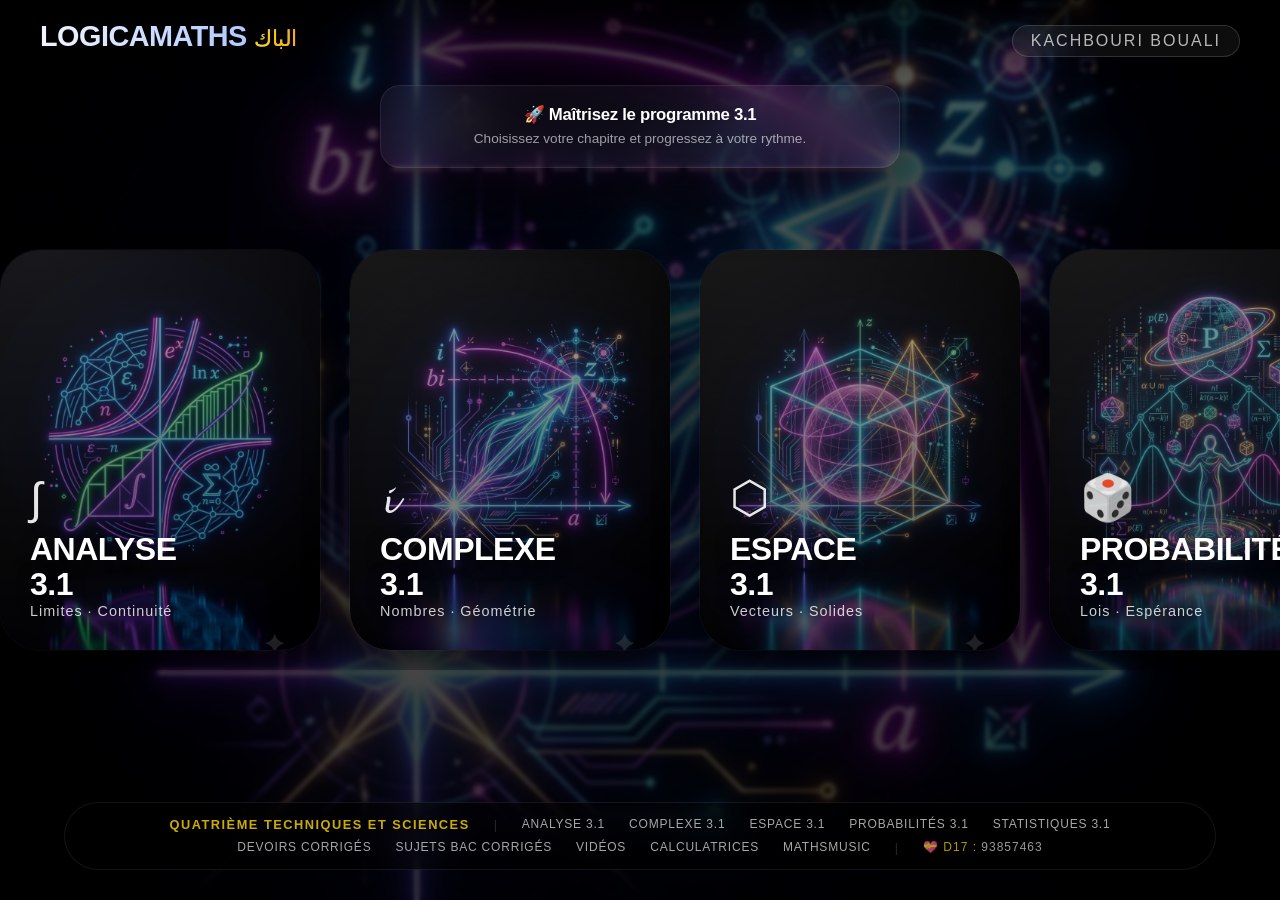
<file: index.html>
<!DOCTYPE html>
<html lang="fr">
<head>
    <meta charset="UTF-8" />
    <meta name="viewport" content="width=device-width, initial-scale=1.0" />
    <title>LOGICAMATHS الباك - Accueil</title>
    <style>
        /* ---------- RESET & BASE ---------- */
        * {
            margin: 0;
            padding: 0;
            box-sizing: border-box;
            font-family: -apple-system, BlinkMacSystemFont, "Segoe UI", Roboto, Helvetica, Arial, sans-serif;
        }

        body {
            background: #0a0a0f;
            color: #fff;
            overflow: hidden;
            height: 100vh;
            width: 100vw;
        }

        /* ---------- FOND DYNAMIQUE ---------- */
        .bg-layer {
            position: fixed;
            top: 0;
            left: 0;
            width: 100%;
            height: 100%;
            z-index: -1;
            transition: background 0.6s cubic-bezier(0.25, 0.46, 0.45, 0.94);
            background: linear-gradient(135deg, #1a1a2e, #16213e);
        }
        .bg-layer::after {
            content: '';
            position: absolute;
            top: 0;
            left: 0;
            width: 100%;
            height: 100%;
            background: rgba(0, 0, 0, 0.4);
            backdrop-filter: blur(2px);
        }

        /* ---------- HEADER ---------- */
        header {
            position: fixed;
            top: 0;
            left: 0;
            width: 100%;
            padding: 20px 40px;
            display: flex;
            justify-content: space-between;
            align-items: baseline;
            z-index: 30;
            background: linear-gradient(180deg, rgba(0,0,0,0.7) 0%, transparent 100%);
            pointer-events: none;
        }
        header * {
            pointer-events: auto;
        }
        .logo {
            font-size: 1.8rem;
            font-weight: 700;
            letter-spacing: -0.5px;
            background: linear-gradient(90deg, #f0f4ff, #a0c0ff);
            -webkit-background-clip: text;
            -webkit-text-fill-color: transparent;
            background-clip: text;
        }
        .logo span {
            font-weight: 300;
            font-size: 1.4rem;
            background: linear-gradient(90deg, #ffd700, #ffaa00);
            -webkit-background-clip: text;
            -webkit-text-fill-color: transparent;
            background-clip: text;
        }
        .author {
            font-size: 1rem;
            font-weight: 400;
            letter-spacing: 2px;
            color: rgba(255, 255, 255, 0.7);
            text-transform: uppercase;
            border: 1px solid rgba(255, 255, 255, 0.15);
            padding: 6px 18px;
            border-radius: 40px;
            backdrop-filter: blur(10px);
            background: rgba(255, 255, 255, 0.05);
        }

        /* ---------- CAROUSSEL ---------- */
        .carousel-wrapper {
            position: fixed;
            top: 50%;
            left: 0;
            transform: translateY(-50%);
            width: 100%;
            height: 440px;
            overflow-x: auto;
            overflow-y: hidden;
            padding: 0 10vw;
            display: flex;
            align-items: center;
            gap: 30px;
            scroll-snap-type: x mandatory;
            scroll-behavior: smooth;
            z-index: 20;
            cursor: grab;
            scrollbar-width: none;
        }
        .carousel-wrapper::-webkit-scrollbar {
            display: none;
        }

        /* ---------- CARTES ---------- */
        .card-link {
            scroll-snap-align: start;
            flex: 0 0 320px;
            height: 400px;
            border-radius: 40px;
            text-decoration: none;
            color: #fff;
            display: flex;
            flex-direction: column;
            justify-content: flex-end;
            padding: 30px;
            position: relative;
            transition: transform 0.3s cubic-bezier(0.25, 0.46, 0.45, 0.94), box-shadow 0.3s ease;
            box-shadow: 0 20px 40px rgba(0, 0, 0, 0.6), 0 0 0 1px rgba(255, 255, 255, 0.05);
            overflow: hidden;
            will-change: transform;
        }
        .card-link:hover {
            transform: scale(1.04) translateY(-6px);
            box-shadow: 0 40px 70px rgba(0, 0, 0, 0.8), 0 0 0 1px rgba(255, 255, 255, 0.2);
        }
        .card-link[data-bg] {
            background: var(--card-bg, #333);
        }
        .card-content {
            position: relative;
            z-index: 2;
        }
        .card-content .icon {
            font-size: 2.8rem;
            font-weight: 300;
            margin-bottom: 8px;
            display: block;
            opacity: 0.9;
        }
        .card-content h2 {
            font-size: 2rem;
            font-weight: 700;
            letter-spacing: -0.5px;
            line-height: 1.1;
            text-shadow: 0 4px 15px rgba(0, 0, 0, 0.5);
        }
        .card-content .sub {
            font-size: 0.9rem;
            font-weight: 400;
            opacity: 0.8;
            margin-top: 6px;
            letter-spacing: 1px;
        }
        .card-link::before {
            content: '';
            position: absolute;
            top: -50%;
            left: -50%;
            width: 200%;
            height: 200%;
            background: radial-gradient(circle at 30% 20%, rgba(255,255,255,0.1) 0%, transparent 60%);
            pointer-events: none;
        }

        /* ---------- MESSAGE D'ACCUEIL ---------- */
        .welcome-message {
            position: fixed;
            top: 85px;
            left: 50%;
            transform: translateX(-50%);
            z-index: 25;
            max-width: 520px;
            width: 90%;
            text-align: center;
            background: rgba(255, 255, 255, 0.04);
            backdrop-filter: blur(20px);
            -webkit-backdrop-filter: blur(20px);
            padding: 18px 28px;
            border-radius: 20px;
            border: 1px solid rgba(255, 255, 255, 0.08);
            box-shadow: 0 20px 60px rgba(0,0,0,0.6);
            opacity: 0;
            animation: fadeSlideDown 0.9s cubic-bezier(0.25, 0.46, 0.45, 0.94) 0.4s forwards;
        }
        .welcome-message p:first-child {
            font-size: 1.05rem;
            font-weight: 600;
            color: #fff;
            margin: 0 0 4px 0;
            letter-spacing: -0.3px;
        }
        .welcome-message p:last-child {
            font-size: 0.85rem;
            font-weight: 300;
            color: rgba(255, 255, 255, 0.6);
            margin: 0;
            line-height: 1.5;
        }

        @keyframes fadeSlideDown {
            from { opacity: 0; transform: translateX(-50%) translateY(-15px); }
            to { opacity: 1; transform: translateX(-50%) translateY(0); }
        }

        /* ---------- FLÈCHES DE NAVIGATION ---------- */
        .nav-arrow {
            position: fixed;
            top: 50%;
            transform: translateY(-50%);
            z-index: 25;
            width: 100px;
            height: 100px;
            border-radius: 50%;
            background: rgba(255, 255, 255, 0.03);
            backdrop-filter: blur(8px);
            -webkit-backdrop-filter: blur(8px);
            border: 1px solid rgba(255, 255, 255, 0.06);
            display: flex;
            align-items: center;
            justify-content: center;
            cursor: pointer;
            transition: all 0.35s cubic-bezier(0.25, 0.46, 0.45, 0.94);
            opacity: 0;
            box-shadow: 0 8px 32px rgba(0,0,0,0.3);
            user-select: none;
        }
        .nav-arrow img {
            width: 50px;
            height: 50px;
            object-fit: contain;
            display: block;
            filter: brightness(0.5) opacity(0.5);
            transition: filter 0.3s ease;
        }
        .nav-arrow:hover {
            background: rgba(255, 255, 255, 0.12);
            border-color: rgba(255, 255, 255, 0.2);
            box-shadow: 0 0 40px rgba(255,255,255,0.05), 0 8px 32px rgba(0,0,0,0.4);
            transform: translateY(-50%) scale(1.05);
        }
        .nav-arrow:hover img {
            filter: brightness(1) opacity(1);
        }
        #scrollLeft {
            left: 24px;
        }
        #scrollRight {
            right: 24px;
        }

        /* ---------- LISTE FIXE EN BAS ---------- */
        .bottom-list {
            position: fixed;
            bottom: 30px;
            left: 0;
            width: 100%;
            text-align: center;
            z-index: 30;
            pointer-events: none;
            padding: 0 20px;
        }
        .bottom-list ul {
            list-style: none;
            display: flex;
            flex-wrap: wrap;
            justify-content: center;
            gap: 8px 24px;
            padding: 14px 30px;
            background: rgba(0, 0, 0, 0.5);
            backdrop-filter: blur(16px);
            border-radius: 60px;
            border: 1px solid rgba(255, 255, 255, 0.08);
            display: inline-flex;
            pointer-events: auto;
            max-width: 90vw;
            overflow-x: auto;
            scrollbar-width: none;
        }
        .bottom-list ul::-webkit-scrollbar {
            display: none;
        }
        .bottom-list li {
            color: rgba(255, 255, 255, 0.65);
            font-size: 0.75rem;
            font-weight: 500;
            letter-spacing: 0.8px;
            text-transform: uppercase;
            white-space: nowrap;
            transition: color 0.3s;
        }
        .bottom-list li:hover {
            color: #fff;
        }
        .bottom-list .title {
            color: rgba(255, 215, 0, 0.8);
            font-weight: 600;
            letter-spacing: 1.5px;
            font-size: 0.8rem;
        }
        .bottom-list .separator {
            color: rgba(255,255,255,0.15);
            pointer-events: none;
            font-size: 0.8rem;
        }
        .bottom-list .don {
            color: rgba(255, 215, 0, 0.7);
            font-weight: 400;
            letter-spacing: 1px;
            cursor: default;
        }
        .bottom-list .don span {
            color: rgba(255,255,255,0.6);
        }

        /* ---------- RESPONSIVE ---------- */
        @media (max-width: 768px) {
            header {
                padding: 16px 20px;
                flex-direction: column;
                align-items: flex-start;
                gap: 6px;
            }
            .logo {
                font-size: 1.4rem;
            }
            .logo span {
                font-size: 1.1rem;
            }
            .author {
                font-size: 0.7rem;
                padding: 4px 14px;
            }
            .carousel-wrapper {
                height: 340px;
                padding: 0 6vw;
                gap: 16px;
                top: 55%;
            }
            .card-link {
                flex: 0 0 240px;
                height: 300px;
                border-radius: 28px;
                padding: 20px;
            }
            .card-content h2 {
                font-size: 1.5rem;
            }
            .card-content .icon {
                font-size: 2rem;
            }
            .bottom-list ul {
                padding: 10px 18px;
                gap: 4px 14px;
                border-radius: 40px;
            }
            .bottom-list li {
                font-size: 0.6rem;
            }
            .nav-arrow {
                width: 70px;
                height: 70px;
            }
            .nav-arrow img {
                width: 35px;
                height: 35px;
            }
            #scrollLeft {
                left: 12px;
            }
            #scrollRight {
                right: 12px;
            }
            .welcome-message {
                top: 100px;
                padding: 14px 20px;
            }
            .welcome-message p:first-child {
                font-size: 0.95rem;
            }
            .welcome-message p:last-child {
                font-size: 0.75rem;
            }
        }
        @media (max-width: 480px) {
            .card-link {
                flex: 0 0 180px;
                height: 240px;
                padding: 16px;
                border-radius: 20px;
            }
            .card-content h2 {
                font-size: 1.1rem;
            }
            .carousel-wrapper {
                height: 270px;
                padding: 0 4vw;
                gap: 12px;
            }
            .nav-arrow {
                width: 56px;
                height: 56px;
            }
            .nav-arrow img {
                width: 28px;
                height: 28px;
            }
            #scrollLeft {
                left: 8px;
            }
            #scrollRight {
                right: 8px;
            }
        }
    </style>
</head>
<body>

    <!-- FOND DYNAMIQUE -->
    <div class="bg-layer" id="bgLayer"></div>

    <!-- HEADER -->
    <header>
        <div class="logo">LOGICAMATHS <span>الباك</span></div>
        <div class="author">KACHBOURI BOUALI</div>
    </header>

    <!-- CAROUSSEL -->
    <div class="carousel-wrapper" id="carousel">

        <!-- ANALYSE -->
        <a href="ANALYSE-3.1/index.html" class="card-link" data-bg="linear-gradient(rgba(0,0,0,0.4), rgba(0,0,0,0.6)), url('img/analyse.jpg') center/cover no-repeat" style="--card-bg: linear-gradient(rgba(0,0,0,0.4), rgba(0,0,0,0.6)), url('img/analyse.jpg') center/cover no-repeat;">
            <div class="card-content">
                <span class="icon">∫</span>
                <h2>ANALYSE<br>3.1</h2>
                <span class="sub">Limites · Continuité</span>
            </div>
        </a>

        <!-- COMPLEXE -->
        <a href="COMPLEXE-3.1/index.html" class="card-link" data-bg="linear-gradient(rgba(0,0,0,0.4), rgba(0,0,0,0.6)), url('img/complexe.jpg') center/cover no-repeat" style="--card-bg: linear-gradient(rgba(0,0,0,0.4), rgba(0,0,0,0.6)), url('img/complexe.jpg') center/cover no-repeat;">
            <div class="card-content">
                <span class="icon">𝓲</span>
                <h2>COMPLEXE<br>3.1</h2>
                <span class="sub">Nombres · Géométrie</span>
            </div>
        </a>

        <!-- ESPACE -->
        <a href="ESPACE-3.1/index.html" class="card-link" data-bg="linear-gradient(rgba(0,0,0,0.4), rgba(0,0,0,0.6)), url('img/espace.jpg') center/cover no-repeat" style="--card-bg: linear-gradient(rgba(0,0,0,0.4), rgba(0,0,0,0.6)), url('img/espace.jpg') center/cover no-repeat;">
            <div class="card-content">
                <span class="icon">⬡</span>
                <h2>ESPACE<br>3.1</h2>
                <span class="sub">Vecteurs · Solides</span>
            </div>
        </a>

        <!-- PROBABILITÉS -->
        <a href="PROBABILITES-3.1/index.html" class="card-link" data-bg="linear-gradient(rgba(0,0,0,0.4), rgba(0,0,0,0.6)), url('img/proba.jpg') center/cover no-repeat" style="--card-bg: linear-gradient(rgba(0,0,0,0.4), rgba(0,0,0,0.6)), url('img/proba.jpg') center/cover no-repeat;">
            <div class="card-content">
                <span class="icon">🎲</span>
                <h2>PROBABILITÉS<br>3.1</h2>
                <span class="sub">Lois · Espérance</span>
            </div>
        </a>

        <!-- STATISTIQUES -->
        <a href="STATISTIQUES-3.1/index.html" class="card-link" data-bg="linear-gradient(rgba(0,0,0,0.4), rgba(0,0,0,0.6)), url('img/stats.jpg') center/cover no-repeat" style="--card-bg: linear-gradient(rgba(0,0,0,0.4), rgba(0,0,0,0.6)), url('img/stats.jpg') center/cover no-repeat;">
            <div class="card-content">
                <span class="icon">📊</span>
                <h2>STATISTIQUES<br>3.1</h2>
                <span class="sub">Séries · Échantillonnage</span>
            </div>
        </a>

        <!-- DEVOIRS CORRIGÉS -->
        <a href="DEVOIRS-CORRIGES/index.html" class="card-link" data-bg="linear-gradient(rgba(0,0,0,0.4), rgba(0,0,0,0.6)), url('img/devoirs.jpg') center/cover no-repeat" style="--card-bg: linear-gradient(rgba(0,0,0,0.4), rgba(0,0,0,0.6)), url('img/devoirs.jpg') center/cover no-repeat;">
            <div class="card-content">
                <span class="icon">📝</span>
                <h2>DEVOIRS<br>CORRIGÉS</h2>
                <span class="sub">Travaux dirigés</span>
            </div>
        </a>

        <!-- SUJETS BAC -->
        <a href="SUJETS-BAC-CORRIGES/index.html" class="card-link" data-bg="linear-gradient(rgba(0,0,0,0.4), rgba(0,0,0,0.6)), url('img/bac.jpg') center/cover no-repeat" style="--card-bg: linear-gradient(rgba(0,0,0,0.4), rgba(0,0,0,0.6)), url('img/bac.jpg') center/cover no-repeat;">
            <div class="card-content">
                <span class="icon">🎓</span>
                <h2>SUJETS BAC<br>CORRIGÉS</h2>
                <span class="sub">Années antérieures</span>
            </div>
        </a>

        <!-- VIDEOS -->
        <a href="VIDEOS/index.html" class="card-link" data-bg="linear-gradient(rgba(0,0,0,0.4), rgba(0,0,0,0.6)), url('img/videos.jpg') center/cover no-repeat" style="--card-bg: linear-gradient(rgba(0,0,0,0.4), rgba(0,0,0,0.6)), url('img/videos.jpg') center/cover no-repeat;">
            <div class="card-content">
                <span class="icon">▶</span>
                <h2>VIDÉOS</h2>
                <span class="sub">Cours · Exercices</span>
            </div>
        </a>

        <!-- CALCULATRICES -->
        <a href="CALCULATRICES/index.html" class="card-link" data-bg="linear-gradient(rgba(0,0,0,0.4), rgba(0,0,0,0.6)), url('img/calculatrices.jpg') center/cover no-repeat" style="--card-bg: linear-gradient(rgba(0,0,0,0.4), rgba(0,0,0,0.6)), url('img/calculatrices.jpg') center/cover no-repeat;">
            <div class="card-content">
                <span class="icon">🧮</span>
                <h2>CALCULATRICES</h2>
                <span class="sub">Outils · Graphiques</span>
            </div>
        </a>

        <!-- MATHSMUSIC -->
        <a href="MATHSMUSIC/index.html" class="card-link" data-bg="linear-gradient(rgba(0,0,0,0.4), rgba(0,0,0,0.6)), url('img/music.jpg') center/cover no-repeat" style="--card-bg: linear-gradient(rgba(0,0,0,0.4), rgba(0,0,0,0.6)), url('img/music.jpg') center/cover no-repeat;">
            <div class="card-content">
                <span class="icon">🎵</span>
                <h2>MATHSMUSIC</h2>
                <span class="sub">Mémoriser en rythme</span>
            </div>
        </a>

    </div>

    <!-- MESSAGE D'ACCUEIL -->
    <div class="welcome-message">
        <p>🚀 Maîtrisez le programme 3.1</p>
        <p>Choisissez votre chapitre et progressez à votre rythme.</p>
    </div>

    <!-- FLÈCHES DE NAVIGATION -->
    <button id="scrollLeft" class="nav-arrow">
        <img src="img/left.png" alt="Précédent">
    </button>
    <button id="scrollRight" class="nav-arrow">
        <img src="img/right.png" alt="Suivant">
    </button>

    <!-- LISTE BAS -->
    <div class="bottom-list">
        <ul>
            <li class="title">QUATRIÈME TECHNIQUES ET SCIENCES</li>
            <li class="separator">|</li>
            <li>ANALYSE 3.1</li>
            <li>COMPLEXE 3.1</li>
            <li>ESPACE 3.1</li>
            <li>PROBABILITÉS 3.1</li>
            <li>STATISTIQUES 3.1</li>
            <li>DEVOIRS CORRIGÉS</li>
            <li>SUJETS BAC CORRIGÉS</li>
            <li>VIDÉOS</li>
            <li>CALCULATRICES</li>
            <li>MATHSMUSIC</li>
            <li class="separator">|</li>
            <li class="don">💝 D17 : <span>93857463</span></li>
        </ul>
    </div>

    <script>
        (function() {
            // ---------- ÉLÉMENTS ----------
            const carousel = document.getElementById('carousel');
            const bgLayer = document.getElementById('bgLayer');
            const cards = document.querySelectorAll('.card-link');
            const leftBtn = document.getElementById('scrollLeft');
            const rightBtn = document.getElementById('scrollRight');

            let scrollInterval = null;

            // ---------- FOND DYNAMIQUE ----------
            if (cards.length > 0) {
                bgLayer.style.background = cards[0].dataset.bg || 'linear-gradient(135deg, #1a1a2e, #16213e)';
            }

            function updateBackground() {
                const containerRect = carousel.getBoundingClientRect();
                const centerX = containerRect.left + containerRect.width / 2;

                let activeCard = null;
                let minDistance = Infinity;

                cards.forEach(card => {
                    const rect = card.getBoundingClientRect();
                    const cardCenter = rect.left + rect.width / 2;
                    const distance = Math.abs(centerX - cardCenter);
                    if (distance < minDistance) {
                        minDistance = distance;
                        activeCard = card;
                    }
                });

                if (activeCard) {
                    const bg = activeCard.dataset.bg;
                    if (bg && bgLayer.style.background !== bg) {
                        bgLayer.style.background = bg;
                    }
                }
            }

            let ticking = false;
            carousel.addEventListener('scroll', () => {
                if (!ticking) {
                    window.requestAnimationFrame(() => {
                        updateBackground();
                        ticking = false;
                    });
                    ticking = true;
                }
            });

            window.addEventListener('resize', updateBackground);
            setTimeout(updateBackground, 100);

            // ---------- APPARTION / DISPARITION DES FLÈCHES ----------
            carousel.addEventListener('mouseenter', () => {
                leftBtn.style.opacity = '1';
                rightBtn.style.opacity = '1';
            });
            carousel.addEventListener('mouseleave', () => {
                leftBtn.style.opacity = '0';
                rightBtn.style.opacity = '0';
                stopScroll();
            });

            // ---------- DÉFILEMENT CONTINU AU SURVOL DES FLÈCHES ----------
            function stopScroll() {
                if (scrollInterval) {
                    clearInterval(scrollInterval);
                    scrollInterval = null;
                }
            }

            function startScroll(direction) {
                stopScroll();
                scrollInterval = setInterval(() => {
                    carousel.scrollBy({
                        left: direction * 1,
                        behavior: 'auto'
                    });
                }, 1000);
            }

            leftBtn.addEventListener('mouseenter', () => {
                startScroll(-1);
            });
            leftBtn.addEventListener('mouseleave', () => {
                stopScroll();
            });

            rightBtn.addEventListener('mouseenter', () => {
                startScroll(1);
            });
            rightBtn.addEventListener('mouseleave', () => {
                stopScroll();
            });

            // ---------- TOUCHES CLAVIER (← et →) ----------
            document.addEventListener('keydown', (e) => {
                if (e.key === 'ArrowLeft') {
                    carousel.scrollBy({ left: -400, behavior: 'smooth' });
                    e.preventDefault();
                } else if (e.key === 'ArrowRight') {
                    carousel.scrollBy({ left: 400, behavior: 'smooth' });
                    e.preventDefault();
                }
            });

            // ---------- ARRÊT DU DÉFILEMENT SI LA SOURIS QUITTE LA FENÊTRE ----------
            document.addEventListener('mouseleave', () => {
                stopScroll();
            });

        })();
    </script>

</body>
</html>
</file>
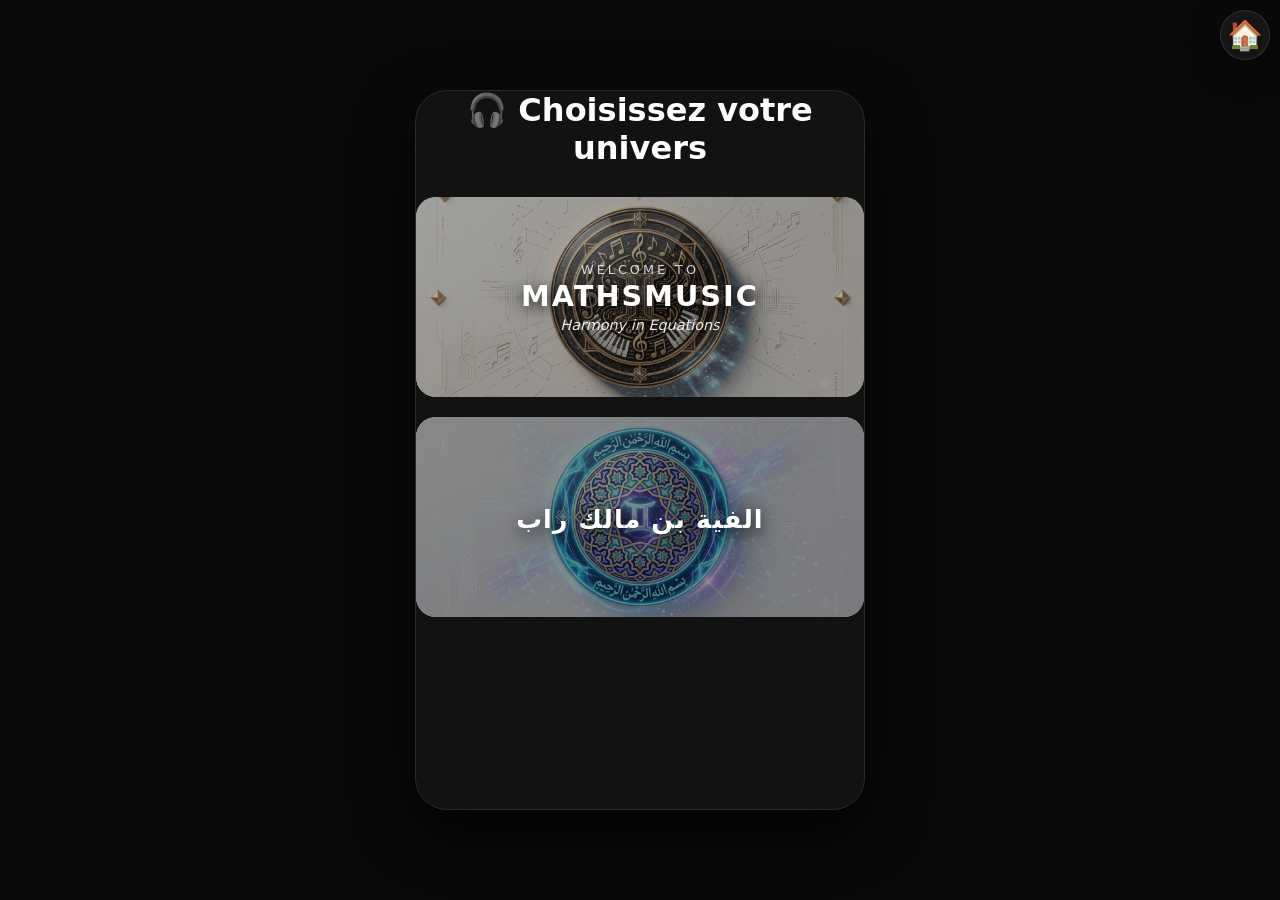
<file: MATHSMUSIC/index.html>
<!DOCTYPE html>
<html lang="fr">
<head>
    <meta charset="UTF-8">
    <meta name="viewport" content="width=device-width, initial-scale=1.0">
    <title>Mon Univers Musical</title>
    <link rel="stylesheet" href="style.css">
</head>
<body>
<a href="../index.html" style="
    position: fixed;
    top: 10px;
    right: 10px;
    z-index: 999;
    display: flex;
    align-items: center;
    justify-content: center;
    width: 50px;
    height: 50px;
    background: rgba(255, 255, 255, 0.06);
    backdrop-filter: blur(16px);
    -webkit-backdrop-filter: blur(16px);
    border-radius: 50%;
    border: 1px solid rgba(255, 255, 255, 0.12);
    color: #fff;
    text-decoration: none;
    font-size: 1.8rem;
    transition: all 0.3s cubic-bezier(0.25, 0.46, 0.45, 0.94);
    box-shadow: 0 8px 32px rgba(0, 0, 0, 0.5);
    text-shadow: 0 2px 10px rgba(0,0,0,0.4);
" 
onmouseover="this.style.transform='scale(1.12)'; this.style.background='rgba(255,255,255,0.18)'; this.style.boxShadow='0 0 30px rgba(255,255,255,0.15)'" 
onmouseout="this.style.transform='scale(1)'; this.style.background='rgba(255,255,255,0.06)'; this.style.boxShadow='0 8px 32px rgba(0,0,0,0.5)'">
    🏠
</a>
    <div class="container home">
        <h1 style="text-align:center; margin-bottom:20px;">🎧 Choisissez votre univers</h1>
        <div class="card-grid">
            
            <!-- === CARTE MATHSMUSIC === -->
            <a href="mathsmusic.html" class="card card-mathsmusic">
                <div class="card-content">
                    <p class="card-subtitle">WELCOME TO</p>
                    <h2>MATHSMUSIC</h2>
                    <p class="card-tagline">Harmony in Equations</p>
                </div>
            </a>
            
            <!-- === CARTE الفية بن مالك (avec la nouvelle image) === -->
            <a href="alfiya.html" class="card card-alfiya-image">
                <div class="card-content">
                    <h2>الفية بن مالك راب</h2>
                </div>
            </a>

        </div>
    </div>
</body>
</html>
</file>
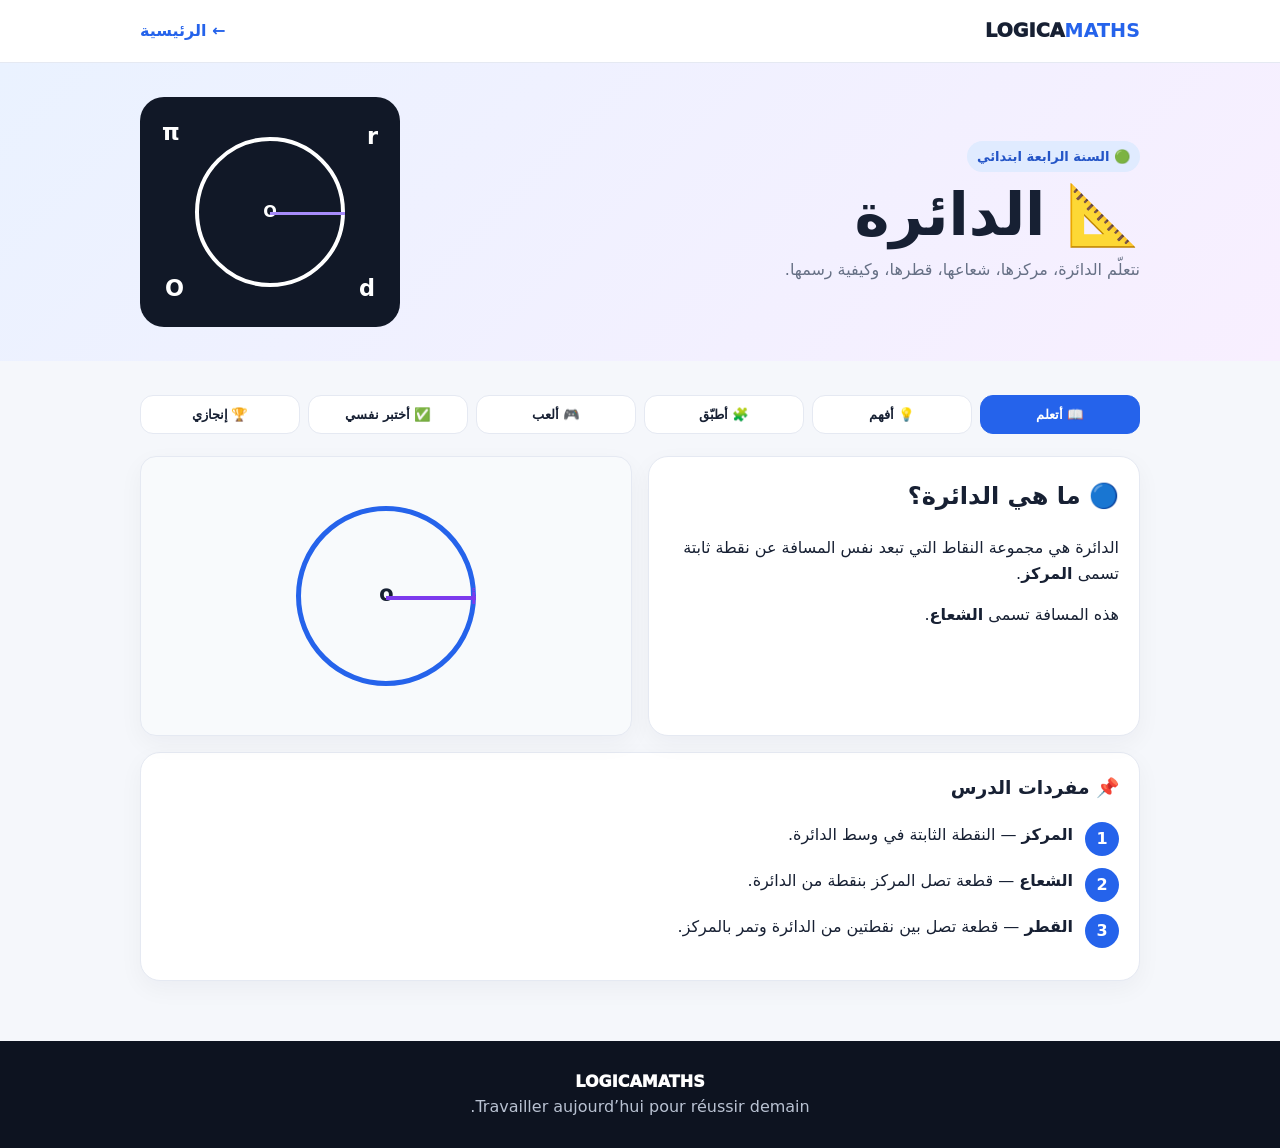
<file: cercle.html>
<!doctype html>
<html lang="ar" dir="rtl">
<head>
<meta charset="utf-8">
<meta name="viewport" content="width=device-width,initial-scale=1">
<title>الدائرة | Logicamaths</title>
<style>
:root{--b:#2563eb;--v:#7c3aed;--g:#16a34a;--ink:#172033;--mut:#667085;--bg:#f5f7fb;--line:#e5e9f2}
*{box-sizing:border-box}html{scroll-behavior:smooth}body{margin:0;font-family:system-ui,-apple-system,"Segoe UI",Arial,sans-serif;background:var(--bg);color:var(--ink);line-height:1.6}
a{text-decoration:none;color:inherit}.w{width:min(1000px,92%);margin:auto}
header{position:sticky;top:0;z-index:20;background:#fffffff2;border-bottom:1px solid var(--line)}
nav{height:62px;display:flex;align-items:center;justify-content:space-between}.brand{font-weight:950;font-size:1.2rem;direction:ltr}.brand b{color:var(--b)}.back{font-weight:800;color:var(--b)}
.hero{background:linear-gradient(135deg,#eaf2ff,#f8efff);padding:34px 0}.heroGrid{display:grid;grid-template-columns:1fr 260px;gap:25px;align-items:center}.eyebrow{display:inline-block;background:#e0ebff;color:#2455c7;padding:5px 10px;border-radius:99px;font-weight:800;font-size:.82rem}
h1{font-size:clamp(2rem,6vw,3.7rem);line-height:1.1;margin:10px 0}.hero p{color:var(--mut);margin:0}.visual{height:230px;background:#111827;border-radius:24px;display:grid;place-items:center;position:relative;overflow:hidden}.circle{width:150px;height:150px;border:4px solid #fff;border-radius:50%;position:relative}.circle:before{content:"O";position:absolute;left:50%;top:50%;transform:translate(-50%,-50%);color:#fff;font-weight:900}.circle:after{content:"";position:absolute;width:75px;height:3px;background:#a78bfa;left:50%;top:50%;transform-origin:left}.symbol{position:absolute;color:#fff;font-size:1.4rem;font-weight:900}.s1{top:18px;left:22px}.s2{top:22px;right:22px}.s3{bottom:20px;left:25px}.s4{bottom:20px;right:25px}
main{padding:34px 0 60px}.tabs{display:grid;grid-template-columns:repeat(6,1fr);gap:8px;margin-bottom:22px}.tab{border:1px solid var(--line);background:#fff;border-radius:13px;padding:11px 7px;font-weight:850;cursor:pointer;color:var(--ink)}.tab.active{background:var(--b);border-color:var(--b);color:#fff}
.panel{display:none}.panel.active{display:block}.grid{display:grid;grid-template-columns:1fr 1fr;gap:16px}.card{background:#fff;border:1px solid var(--line);border-radius:20px;padding:20px;box-shadow:0 8px 25px #1720330b}.card h2,.card h3{margin-top:0}.muted{color:var(--mut)}
.diagram{height:280px;background:#f8fafc;border-radius:16px;display:grid;place-items:center}.big{width:180px;height:180px;border:5px solid var(--b);border-radius:50%;position:relative}.big .o{position:absolute;left:50%;top:50%;transform:translate(-50%,-50%);font-weight:950}.big .r{position:absolute;width:90px;height:4px;background:var(--v);left:50%;top:50%;transform-origin:left}.big .p{position:absolute;left:calc(50% + 85px);top:calc(50% - 10px);font-weight:900;color:var(--v)}
.step{display:flex;gap:12px;align-items:flex-start;margin:12px 0}.num{min-width:34px;height:34px;border-radius:50%;background:var(--b);color:#fff;display:grid;place-items:center;font-weight:900}
.question{font-size:1.08rem;font-weight:850;margin-bottom:12px}.choices{display:grid;gap:9px}.choice{border:1px solid var(--line);background:#fff;border-radius:12px;padding:12px;text-align:right;font-weight:750;cursor:pointer}.choice.correct{background:#dcfce7;border-color:#86efac}.choice.wrong{background:#fee2e2;border-color:#fca5a5}.feedback{min-height:28px;margin-top:9px;font-weight:850}
.scoreBox{background:#111827;color:#fff;border-radius:20px;padding:24px;text-align:center}.score{font-size:2.6rem;font-weight:950}.badge{font-size:2.4rem}.progress{height:10px;background:#e7eaf0;border-radius:99px;overflow:hidden;margin:12px 0}.bar{height:100%;width:0;background:linear-gradient(90deg,var(--b),var(--v));transition:.3s}
footer{background:#0d1320;color:#b9c2d2;text-align:center;padding:28px}.footerBrand{color:#fff;font-weight:950;direction:ltr}
@media(max-width:760px){.heroGrid{grid-template-columns:1fr}.visual{order:-1}.tabs{grid-template-columns:repeat(3,1fr)}.grid{grid-template-columns:1fr}}
@media(max-width:430px){.w{width:91%}.tabs{grid-template-columns:repeat(2,1fr)}.visual{height:205px}.circle{width:135px;height:135px}.big{width:155px;height:155px}}
</style>
</head>
<body>
<header><div class="w"><nav><a class="brand" href="index.html">LOGICA<b>MATHS</b></a><a class="back" href="index.html">← الرئيسية</a></nav></div></header>

<section class="hero"><div class="w heroGrid">
<div><span class="eyebrow">🟢 السنة الرابعة ابتدائي</span><h1>📐 الدائرة</h1><p>نتعلّم الدائرة، مركزها، شعاعها، قطرها، وكيفية رسمها.</p></div>
<div class="visual"><span class="symbol s1">π</span><span class="symbol s2">r</span><span class="symbol s3">O</span><span class="symbol s4">d</span><div class="circle"></div></div>
</div></section>

<main><div class="w">
<div class="tabs">
<button class="tab active" onclick="show(0)">📖 أتعلم</button>
<button class="tab" onclick="show(1)">💡 أفهم</button>
<button class="tab" onclick="show(2)">🧩 أطبّق</button>
<button class="tab" onclick="show(3)">🎮 ألعب</button>
<button class="tab" onclick="show(4)">✅ أختبر نفسي</button>
<button class="tab" onclick="show(5)">🏆 إنجازي</button>
</div>

<section class="panel active">
<div class="grid">
<div class="card"><h2>🔵 ما هي الدائرة؟</h2><p>الدائرة هي مجموعة النقاط التي تبعد نفس المسافة عن نقطة ثابتة تسمى <b>المركز</b>.</p><p>هذه المسافة تسمى <b>الشعاع</b>.</p></div>
<div class="card diagram"><div class="big"><span class="o">O</span><span class="r"></span><span class="p">أ</span></div></div>
</div>
<div class="card" style="margin-top:16px"><h3>📌 مفردات الدرس</h3><div class="step"><span class="num">1</span><div><b>المركز</b> — النقطة الثابتة في وسط الدائرة.</div></div><div class="step"><span class="num">2</span><div><b>الشعاع</b> — قطعة تصل المركز بنقطة من الدائرة.</div></div><div class="step"><span class="num">3</span><div><b>القطر</b> — قطعة تصل بين نقطتين من الدائرة وتمر بالمركز.</div></div></div>
</section>

<section class="panel">
<div class="grid">
<div class="card"><h2>💡 تذكّر</h2><p>إذا كان الشعاع <b>r</b>، فإن القطر <b>d = 2 × r</b>.</p><p>إذن إذا كان الشعاع 4 cm فالقطر 8 cm.</p></div>
<div class="card"><h2>✏️ كيف أرسم دائرة؟</h2><div class="step"><span class="num">1</span><div>أحدد المركز.</div></div><div class="step"><span class="num">2</span><div>أفتح الفرجار على طول الشعاع المطلوب.</div></div><div class="step"><span class="num">3</span><div>أثبت رأس الفرجار في المركز وأدور بالقلم.</div></div></div>
</div>
</section>

<section class="panel">
<div class="card"><h2>🧩 تطبيق 1</h2><p class="question">شعاع دائرة يساوي 5 cm. كم يساوي قطرها؟</p><div class="choices"><button class="choice" onclick="answer(this,false)">5 cm</button><button class="choice" onclick="answer(this,true)">10 cm</button><button class="choice" onclick="answer(this,false)">15 cm</button></div><div class="feedback"></div></div>
<div class="card" style="margin-top:16px"><h2>🧩 تطبيق 2</h2><p class="question">أي قطعة تصل المركز بنقطة من الدائرة؟</p><div class="choices"><button class="choice" onclick="answer(this,true)">الشعاع</button><button class="choice" onclick="answer(this,false)">القطر</button><button class="choice" onclick="answer(this,false)">المستقيم</button></div><div class="feedback"></div></div>
</section>

<section class="panel">
<div class="card"><h2>🎮 تحدّي السرعة</h2><p>أجب عن السؤال ثم انتقل إلى «إنجازي».</p><div class="question">إذا كان قطر الدائرة 12 cm، فما شعاعها؟</div><div class="choices"><button class="choice" onclick="answer(this,false)">12 cm</button><button class="choice" onclick="answer(this,true)">6 cm</button><button class="choice" onclick="answer(this,false)">24 cm</button></div><div class="feedback"></div></div>
</section>

<section class="panel">
<div class="card"><h2>✅ أختبر نفسي</h2><div class="question">صح أم خطأ: القطر يساوي ضعف الشعاع.</div><div class="choices"><button class="choice" onclick="answer(this,true)">صح ✅</button><button class="choice" onclick="answer(this,false)">خطأ ❌</button></div><div class="feedback"></div></div>
<div class="card" style="margin-top:16px"><div class="question">ما اسم النقطة O في الرسم؟</div><div class="choices"><button class="choice" onclick="answer(this,true)">مركز الدائرة</button><button class="choice" onclick="answer(this,false)">شعاع</button><button class="choice" onclick="answer(this,false)">قطر</button></div><div class="feedback"></div></div>
</section>

<section class="panel">
<div class="scoreBox"><div class="badge" id="badge">🌱</div><h2>🏆 إنجازي</h2><div class="score" id="score">0</div><p>نقاط</p><div class="progress"><div class="bar" id="bar"></div></div><p id="message">ابدأ الأنشطة لتجمع النقاط!</p></div>
</section>
</div></main>

<footer><div class="footerBrand">LOGICAMATHS</div><div>Travailler aujourd’hui pour réussir demain.</div></footer>

<script>
let score=0;
function show(i){document.querySelectorAll('.tab').forEach((b,n)=>b.classList.toggle('active',n===i));document.querySelectorAll('.panel').forEach((p,n)=>p.classList.toggle('active',n===i));}
function answer(btn,ok){const panel=btn.closest('.panel');const group=btn.parentElement;if(group.dataset.done)return;group.dataset.done="1";group.querySelectorAll('.choice').forEach(x=>x.disabled=true);const f=panel.querySelector('.feedback');if(ok){btn.classList.add('correct');f.textContent='🎉 ممتاز! إجابة صحيحة.';score++;}else{btn.classList.add('wrong');f.textContent='💡 حاول مرة أخرى في النشاط التالي.'}document.getElementById('score').textContent=score;document.getElementById('bar').style.width=Math.min(100,score/6*100)+'%';document.getElementById('badge').textContent=score>=5?'🏆':score>=3?'🥇':'🌱';document.getElementById('message').textContent=score>=5?'رائع! أصبحت بطل الدائرة!':score>=3?'أحسنت! واصل التقدم.':'استمر، أنت تتعلم خطوة بخطوة!'}
</script>
</body></html>
</file>
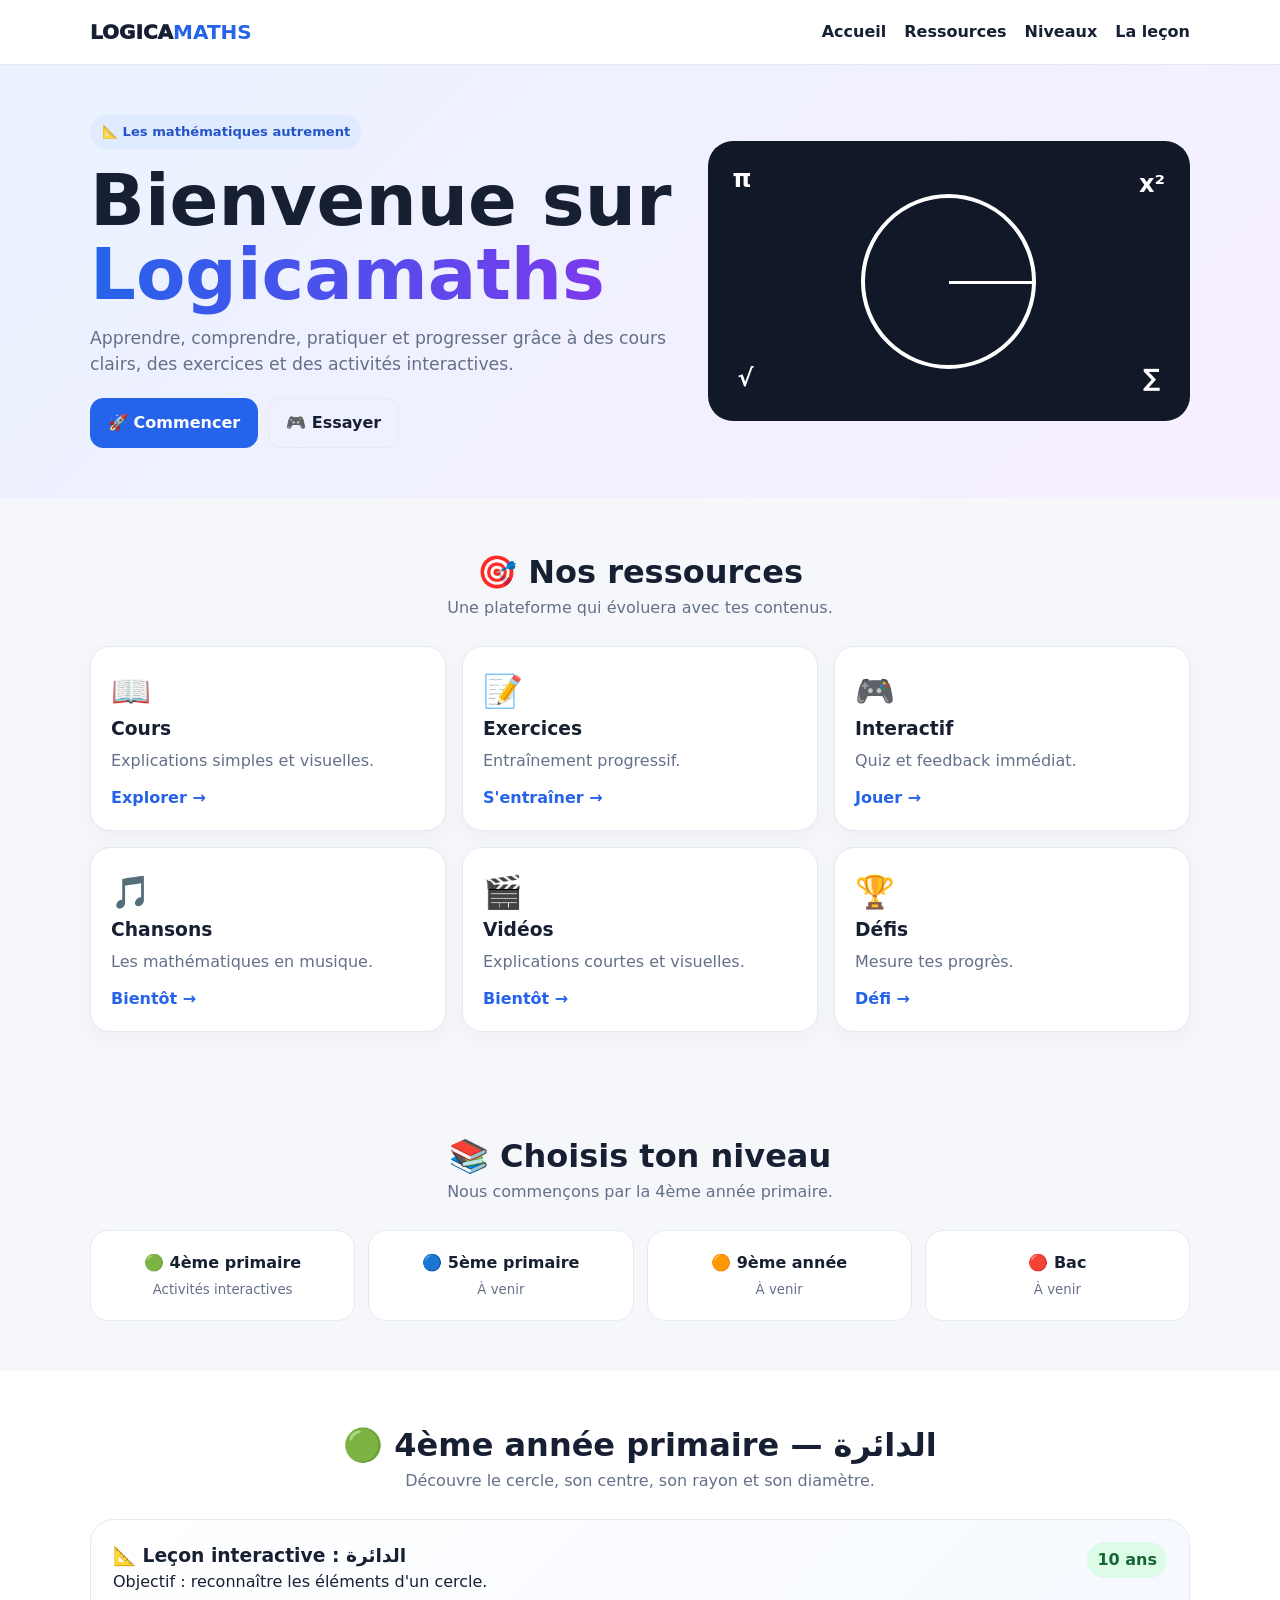
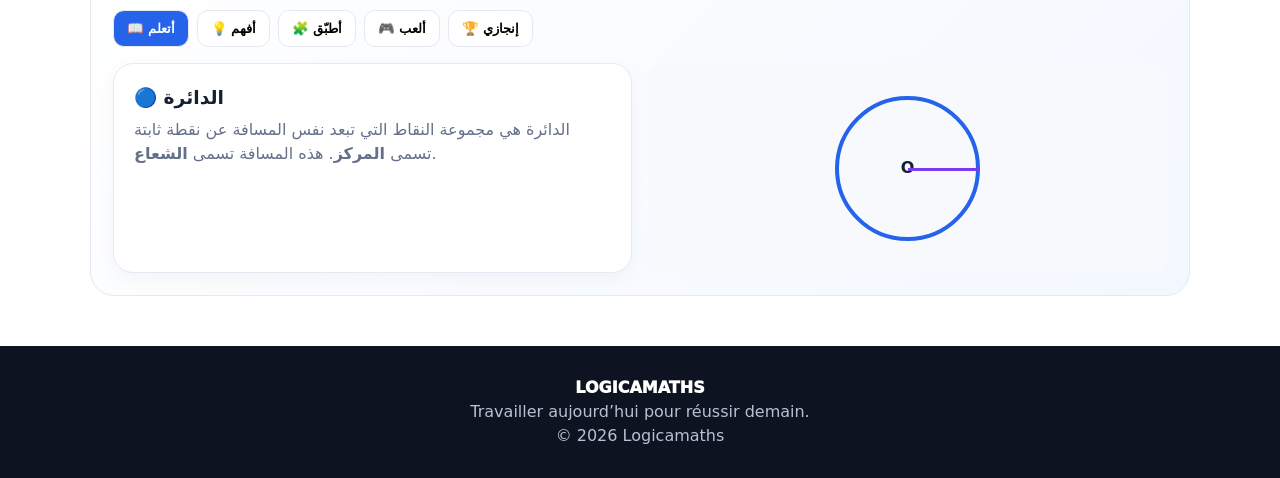
<file: index-1.html>
<!doctype html><html lang="fr"><head>
<meta charset="utf-8"><meta name="viewport" content="width=device-width,initial-scale=1">
<title>Logicamaths | Mathématiques autrement</title>
<style>
:root{--b:#2563eb;--v:#7c3aed;--g:#16a34a;--ink:#172033;--mut:#647089;--bg:#f5f7fb;--line:#e5e9f2}
*{box-sizing:border-box;margin:0;padding:0}html{scroll-behavior:smooth}body{font-family:system-ui,Arial,sans-serif;background:var(--bg);color:var(--ink);line-height:1.5}a{text-decoration:none;color:inherit}.w{width:min(1100px,92%);margin:auto}
header{position:sticky;top:0;z-index:10;background:#fffffff2;border-bottom:1px solid var(--line)}nav{height:64px;display:flex;align-items:center;justify-content:space-between}.logo{font-size:1.25rem;font-weight:950}.logo b{color:var(--b)}.links{display:flex;gap:18px;font-weight:700}.menu{display:none;background:none;border:0;font-size:1.5rem}
.hero{padding:50px 0;background:linear-gradient(135deg,#eaf2ff,#f7efff)}.hg{display:grid;grid-template-columns:1.1fr .9fr;gap:28px;align-items:center}.pill{display:inline-block;background:#e0ebff;color:#2455c7;padding:7px 12px;border-radius:99px;font-weight:800;font-size:.82rem;margin-bottom:14px}
h1{font-size:clamp(2.3rem,6vw,4.5rem);line-height:1.03;margin-bottom:15px}.grad{background:linear-gradient(90deg,var(--b),var(--v));color:transparent;background-clip:text}.hero p{color:var(--mut);font-size:1.08rem;margin-bottom:20px}.buttons{display:flex;gap:10px;flex-wrap:wrap}.btn{padding:12px 17px;border-radius:13px;border:1px solid var(--line);font-weight:850;display:inline-block}.primary{background:var(--b);color:#fff;border-color:var(--b)}
.visual{height:280px;background:#111827;border-radius:25px;display:grid;place-items:center;position:relative}.circ{width:175px;height:175px;border:4px solid white;border-radius:50%;position:relative}.circ:after{content:"";position:absolute;width:87px;height:3px;background:white;left:50%;top:50%;transform-origin:left}.f{position:absolute;color:white;font-size:1.5rem;font-weight:900}.a{top:20px;left:25px}.c{top:25px;right:25px}.d{bottom:25px;left:30px}.e{bottom:25px;right:30px}
section{padding:50px 0}.title{text-align:center;margin-bottom:26px}.title h2{font-size:2rem}.title p{color:var(--mut)}.grid{display:grid;grid-template-columns:repeat(3,1fr);gap:16px}.card,.box{background:white;border:1px solid var(--line);border-radius:20px;padding:20px;box-shadow:0 7px 20px #17203309}.emoji{font-size:2rem}.card p,.box p{color:var(--mut);margin:6px 0 13px}.go{color:var(--b);font-weight:850}.levels{display:grid;grid-template-columns:repeat(4,1fr);gap:13px}.level{text-align:center;background:white;border:1px solid var(--line);border-radius:18px;padding:20px;font-weight:900}.level small{display:block;color:var(--mut);font-weight:500;margin-top:5px}
.lesson{background:#fff}.lessonbox{background:linear-gradient(135deg,#fff,#f3f7ff);border:1px solid var(--line);border-radius:24px;padding:22px}.head{display:flex;justify-content:space-between;gap:12px;margin-bottom:16px}.tag{background:#dcfce7;color:#166534;padding:6px 10px;border-radius:99px;font-weight:800;height:max-content}.tabs{display:flex;gap:8px;overflow:auto;margin-bottom:16px}.tab{white-space:nowrap;padding:10px 13px;border:1px solid var(--line);background:white;border-radius:11px;font-weight:800}.tab.active{background:var(--b);color:white}.panel{display:none}.panel.active{display:block}.tw{display:grid;grid-template-columns:1fr 1fr;gap:16px}.demo{height:210px;display:grid;place-items:center;background:#f7f9fd;border-radius:15px}.bc{width:145px;height:145px;border:4px solid var(--b);border-radius:50%;position:relative}.bc:before{content:"O";position:absolute;left:50%;top:50%;transform:translate(-50%,-50%);font-weight:900}.bc:after{content:"";position:absolute;width:72px;height:3px;background:var(--v);left:50%;top:50%}.choices{display:grid;gap:9px;margin-top:12px}.choice{padding:11px;border:1px solid var(--line);background:white;border-radius:11px;text-align:left;font-weight:750}.correct{background:#dcfce7!important}.wrong{background:#fee2e2!important}.feedback{font-weight:800;margin-top:9px;min-height:24px}.score{background:#111827;color:white;border-radius:16px;text-align:center;padding:16px}.score strong{font-size:1.6rem}
footer{background:#0d1320;color:#b8c1d2;text-align:center;padding:30px}.fl{color:white;font-weight:950}
@media(max-width:800px){.hg{grid-template-columns:1fr}.visual{order:-1}.links{display:none;position:absolute;top:64px;left:0;right:0;background:white;padding:14px 4%;flex-direction:column}.links.open{display:flex}.menu{display:block}.grid{grid-template-columns:1fr}.levels{grid-template-columns:repeat(2,1fr)}.tw{grid-template-columns:1fr}}
@media(max-width:430px){.w{width:91%}.buttons .btn{width:100%;text-align:center}.levels{grid-template-columns:1fr}.head{flex-direction:column}.visual{height:220px}}
</style></head><body>
<header><div class="w"><nav><a class="logo" href="#home">LOGICA<b>MATHS</b></a><button class="menu" onclick="document.querySelector('.links').classList.toggle('open')">☰</button><div class="links"><a href="#home">Accueil</a><a href="#resources">Ressources</a><a href="#levels">Niveaux</a><a href="#circle">La leçon</a></div></nav></div></header>
<main id="home">
<section class="hero"><div class="w hg"><div><span class="pill">📐 Les mathématiques autrement</span><h1>Bienvenue sur <span class="grad">Logicamaths</span></h1><p>Apprendre, comprendre, pratiquer et progresser grâce à des cours clairs, des exercices et des activités interactives.</p><div class="buttons"><a class="btn primary" href="#levels">🚀 Commencer</a><a class="btn" href="#circle">🎮 Essayer</a></div></div><div class="visual"><span class="f a">π</span><span class="f c">x²</span><span class="f d">√</span><span class="f e">∑</span><div class="circ"></div></div></div></section>
<section id="resources"><div class="w"><div class="title"><h2>🎯 Nos ressources</h2><p>Une plateforme qui évoluera avec tes contenus.</p></div><div class="grid">
<div class="card"><div class="emoji">📖</div><h3>Cours</h3><p>Explications simples et visuelles.</p><a class="go" href="#circle">Explorer →</a></div>
<div class="card"><div class="emoji">📝</div><h3>Exercices</h3><p>Entraînement progressif.</p><a class="go" href="#circle">S'entraîner →</a></div>
<div class="card"><div class="emoji">🎮</div><h3>Interactif</h3><p>Quiz et feedback immédiat.</p><a class="go" href="#circle">Jouer →</a></div>
<div class="card"><div class="emoji">🎵</div><h3>Chansons</h3><p>Les mathématiques en musique.</p><a class="go" href="#resources">Bientôt →</a></div>
<div class="card"><div class="emoji">🎬</div><h3>Vidéos</h3><p>Explications courtes et visuelles.</p><a class="go" href="#resources">Bientôt →</a></div>
<div class="card"><div class="emoji">🏆</div><h3>Défis</h3><p>Mesure tes progrès.</p><a class="go" href="#circle">Défi →</a></div>
</div></div></section>
<section id="levels"><div class="w"><div class="title"><h2>📚 Choisis ton niveau</h2><p>Nous commençons par la 4ème année primaire.</p></div><div class="levels">
<a class="level" href="#circle">🟢 4ème primaire<small>Activités interactives</small></a><a class="level" href="#">🔵 5ème primaire<small>À venir</small></a><a class="level" href="#">🟠 9ème année<small>À venir</small></a><a class="level" href="#">🔴 Bac<small>À venir</small></a>
</div></div></section>
<section id="circle" class="lesson"><div class="w"><div class="title"><h2>🟢 4ème année primaire — الدائرة</h2><p>Découvre le cercle, son centre, son rayon et son diamètre.</p></div><div class="lessonbox"><div class="head"><div><h3>📐 Leçon interactive : الدائرة</h3><p>Objectif : reconnaître les éléments d'un cercle.</p></div><span class="tag">10 ans</span></div>
<div class="tabs"><button class="tab active" onclick="tab(0)">📖 أتعلم</button><button class="tab" onclick="tab(1)">💡 أفهم</button><button class="tab" onclick="tab(2)">🧩 أطبّق</button><button class="tab" onclick="tab(3)">🎮 ألعب</button><button class="tab" onclick="tab(4)">🏆 إنجازي</button></div>
<div class="panel active"><div class="tw"><div class="box"><h3>🔵 الدائرة</h3><p>الدائرة هي مجموعة النقاط التي تبعد نفس المسافة عن نقطة ثابتة تسمى <b>المركز</b>. هذه المسافة تسمى <b>الشعاع</b>.</p></div><div class="demo"><div class="bc"></div></div></div></div>
<div class="panel"><div class="tw"><div class="box"><h3>📍 المركز</h3><p>نرمز للمركز بالحرف <b>O</b>.</p></div><div class="box"><h3>📏 الشعاع والقطر</h3><p>الشعاع يصل المركز بنقطة من الدائرة. القطر يمر بالمركز ويربط نقطتين من الدائرة، وطوله ضعف الشعاع.</p></div></div></div>
<div class="panel"><div class="box"><h3>🧩 تطبيق</h3><p>إذا كان شعاع دائرة يساوي <b>4 cm</b>، فما طول قطرها؟</p><div class="choices"><button class="choice" onclick="ans(this,false)">4 cm</button><button class="choice" onclick="ans(this,true)">8 cm</button><button class="choice" onclick="ans(this,false)">12 cm</button></div><div class="feedback"></div></div></div>
<div class="panel"><div class="box"><h3>🎮 تحدّي سريع</h3><p><b>أي قطعة تصل المركز بنقطة من الدائرة؟</b></p><div class="choices"><button class="choice" onclick="ans(this,true)">الشعاع</button><button class="choice" onclick="ans(this,false)">القطر</button><button class="choice" onclick="ans(this,false)">المستقيم</button></div><div class="feedback"></div></div></div>
<div class="panel"><div class="score">🌟 نقاطك الحالية<br><strong id="score">0</strong> / 2</div><p style="text-align:center;margin-top:10px;color:var(--mut)">واصل التعلم! سنضيف المزيد من الأنشطة.</p></div>
</div></div></section></main>
<footer><div class="fl">LOGICAMATHS</div><p>Travailler aujourd’hui pour réussir demain.</p><p>© <span id="year"></span> Logicamaths</p></footer>
<script>
let score=0;
function tab(i){document.querySelectorAll('.tab').forEach((x,n)=>x.classList.toggle('active',n===i));document.querySelectorAll('.panel').forEach((x,n)=>x.classList.toggle('active',n===i))}
function ans(b,ok){let p=b.closest('.panel');p.querySelectorAll('.choice').forEach(x=>x.disabled=true);let f=p.querySelector('.feedback');if(ok){b.classList.add('correct');f.textContent='🎉 ممتاز! إجابة صحيحة.';score=Math.min(2,score+1)}else{b.classList.add('wrong');f.textContent='💡 حاول في النشاط التالي.'}document.getElementById('score').textContent=score}
document.getElementById('year').textContent=new Date().getFullYear();
</script></body></html>
</file>
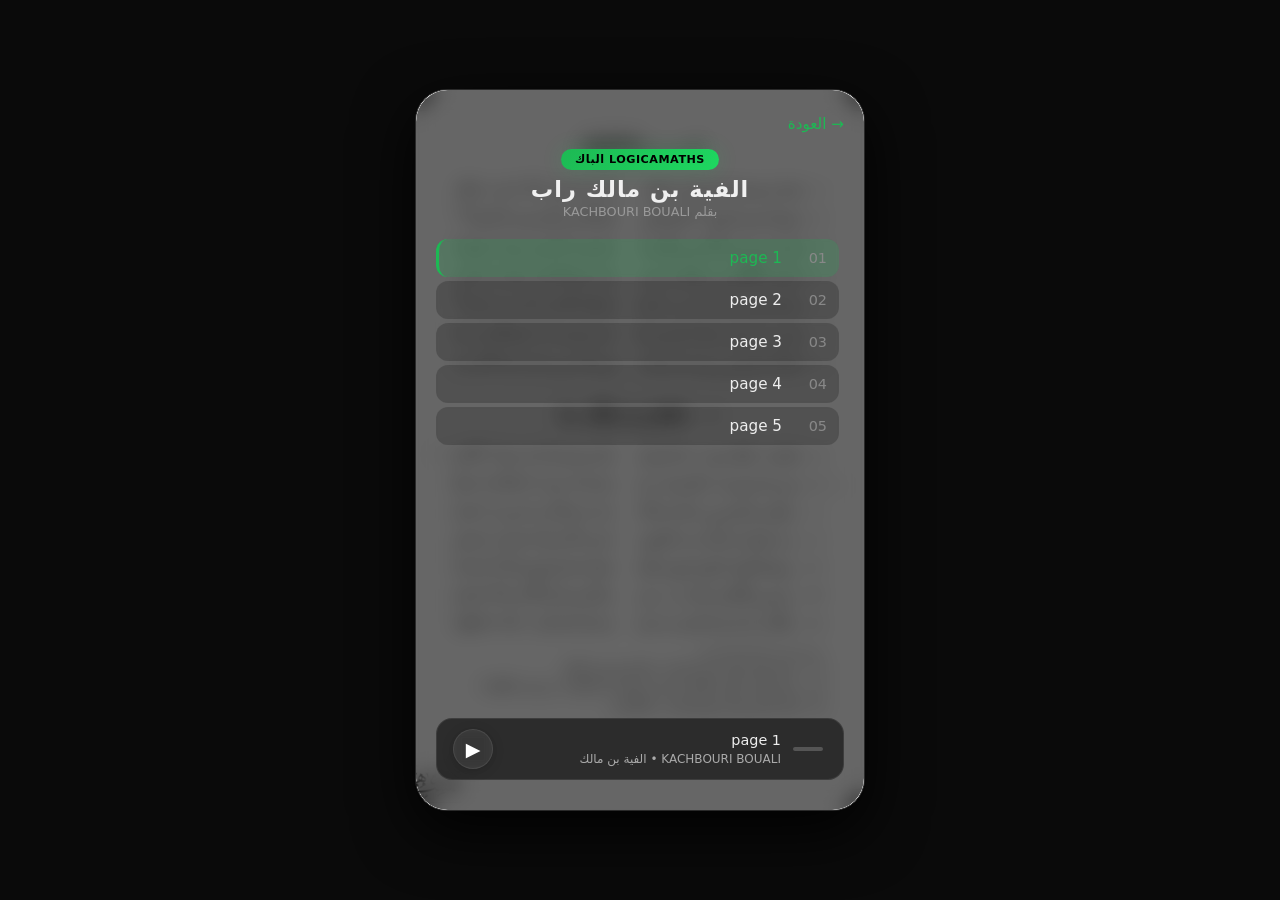
<file: MATHSMUSIC/alfiya.html>
<!DOCTYPE html>
<html lang="ar" dir="rtl">
<head>
    <meta charset="UTF-8">
    <meta name="viewport" content="width=device-width, initial-scale=1.0">
    <title>الفية بن مالك - LOGICAMATHS</title>
    <link rel="stylesheet" href="style.css">
</head>
<body>
    <div class="container app-wrapper" id="appContainer">

        <div id="playlistView" class="view playlist-view">
            <a href="index.html" class="back-btn">→ العودة</a>
            
            <div class="project-header">
                <div class="platform-badge">LOGICAMATHS الباك</div>
                <div class="project-title">الفية بن مالك راب</div>
                <div class="author-name">بقلم KACHBOURI BOUALI</div>
            </div>

            <div class="playlist-scroll" id="playlistList">
                <!-- Remplie par JavaScript -->
            </div>

            <div id="miniPlayer" class="now-playing-bar">
                <div class="mini-grabber"></div>
                <div class="mini-info">
                    <span class="mini-title" id="miniSongTitle">اختر مقطعاً</span>
                    <span class="mini-artist">KACHBOURI BOUALI • الفية بن مالك</span>
                </div>
                <button id="miniPlayBtn" class="mini-play-btn">▶️</button>
            </div>
        </div>

        <div id="playerView" class="view player-view">
            <div class="cover-wrapper" id="coverWrapper">
                <div class="cover" id="coverArt"></div>
            </div>

            <div class="song-info">
                <div class="song-title" id="songTitle">اختر مقطعاً</div>
                <div class="song-artist">KACHBOURI BOUALI • الفية بن مالك</div>
            </div>

            <!-- Jauge dorée -->
            <div class="progress-container">
                <span class="current-time" id="currentTime">00:00</span>
                <div class="progress-track" id="progressTrack">
                    <div class="progress-fill" id="progressFill"></div>
                </div>
                <span class="total-time" id="totalTime">00:00</span>
            </div>

            <!-- ===== CONTROLES AVEC RÉPÉTER ET SHUFFLE ===== -->
            <div class="controls">
                <button id="repeatBtn" title="تكرار" class="ctrl-btn repeat-btn">🔁</button>
                <button id="prevBtn" title="المقطع السابق" class="ctrl-btn prev-btn">⏮️</button>
                <button id="playBtn" title="تشغيل / إيقاف" class="ctrl-btn play-btn">▶️</button>
                <button id="nextBtn" title="المقطع التالي" class="ctrl-btn next-btn">⏭️</button>
                <button id="shuffleBtn" title="خلط" class="ctrl-btn shuffle-btn">🔀</button>
            </div>

            <div class="about-song">
                <div class="about-left">
                    <span class="about-label">المؤلف</span>
                    <span class="about-value">KACHBOURI BOUALI</span>
                </div>
                <div class="about-right">
                    <span class="about-label">المنصة</span>
                    <span class="about-value">LOGICAMATHS الباك</span>
                </div>
            </div>
        </div>
    </div>

    <script>
        // ===============================================
        // LISTE DES PISTES – À MODIFIER ICI
        // ===============================================
        window.songList = [
                { 
                title: "page 1", 
                file: "https://fshdjadljjhacefxfods.supabase.co/storage/v1/object/public/Alfiya%20music/p1.mp3",
                cover: "covers/p1.jpg"
            },
            { 
                title: "page 2", 
                file: "https://fshdjadljjhacefxfods.supabase.co/storage/v1/object/public/Alfiya%20music/p2.mp3",
                cover: "covers/p2.jpg"
            },
            { 
                title: "page 3 ", 
                file: "https://fshdjadljjhacefxfods.supabase.co/storage/v1/object/public/Alfiya%20music/p3.mp3",
                cover: "covers/p3.jpg"
            },
               { 
                title: "page 4", 
                file: "https://fshdjadljjhacefxfods.supabase.co/storage/v1/object/public/Alfiya%20music/p4.mp3",
                cover: "covers/p4.jpg"
            },
            { 
                title: "page 5", 
                file: "https://fshdjadljjhacefxfods.supabase.co/storage/v1/object/public/Alfiya%20music/p5.mp3",
                cover: "covers/p5.jpg"
            }
        ];
        window.artistName = "KACHBOURI BOUALI";
        window.projectName = "الفية بن مالك";
        window.platformName = "LOGICAMATHS الباك";
    </script>
    <script src="script.js"></script>
</body>
</html>
</file>
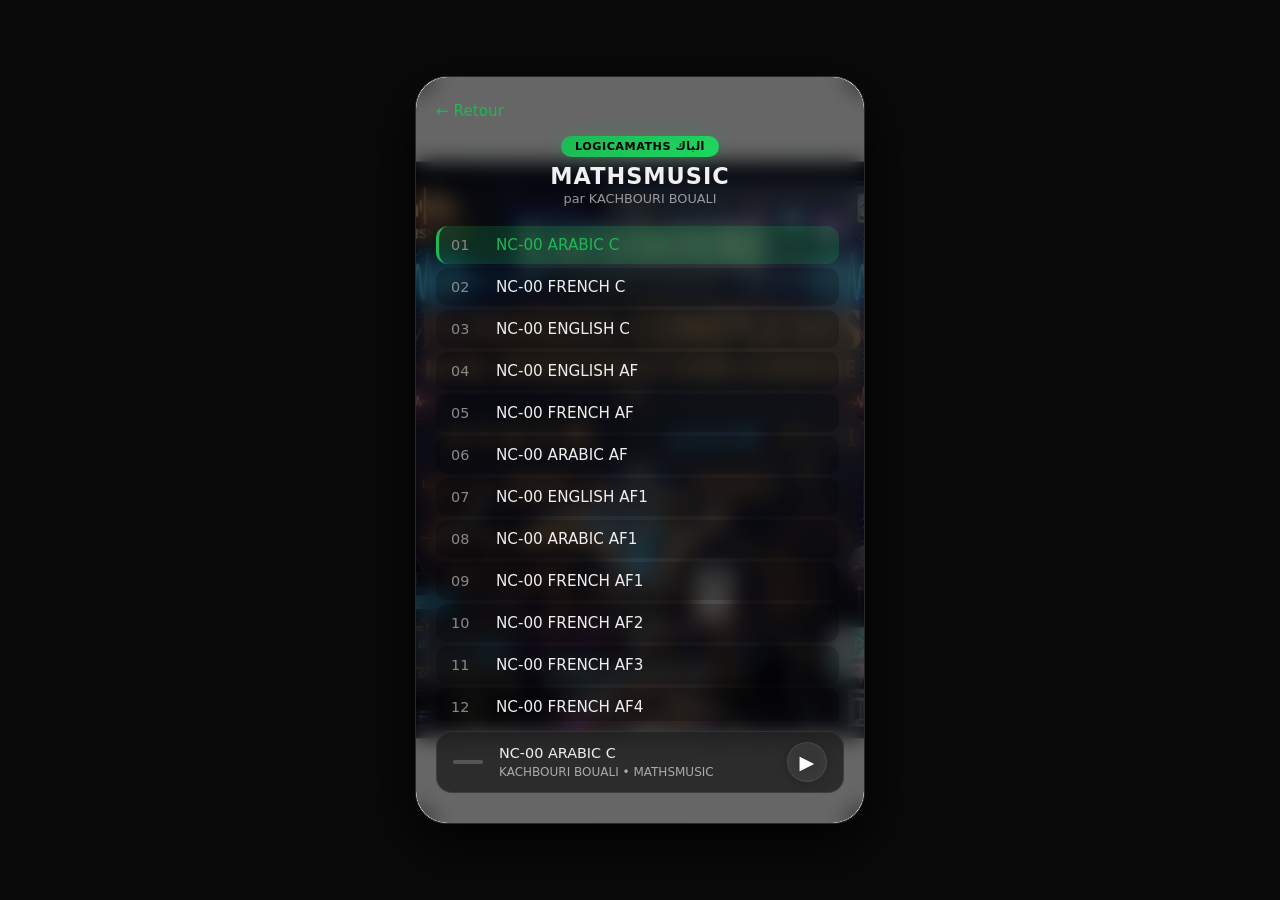
<file: MATHSMUSIC/mathsmusic.html>
<!DOCTYPE html>
<html lang="fr">
<head>
    <meta charset="UTF-8">
    <meta name="viewport" content="width=device-width, initial-scale=1.0">
    <title>MATHSMUSIC - LOGICAMATHS</title>
    <link rel="stylesheet" href="style.css">
</head>
<body>
    <div class="container app-wrapper" id="appContainer">

        <div id="playlistView" class="view playlist-view">
            <a href="index.html" class="back-btn">← Retour</a>
            
            <div class="project-header">
                <div class="platform-badge">LOGICAMATHS الباك</div>
                <div class="project-title">MATHSMUSIC</div>
                <div class="author-name">par KACHBOURI BOUALI</div>
            </div>

            <div class="playlist-scroll" id="playlistList">
                <!-- Remplie par JavaScript -->
            </div>

            <div id="miniPlayer" class="now-playing-bar">
                <div class="mini-grabber"></div>
                <div class="mini-info">
                    <span class="mini-title" id="miniSongTitle">Choisissez une piste</span>
                    <span class="mini-artist">KACHBOURI BOUALI • MATHSMUSIC</span>
                </div>
                <button id="miniPlayBtn" class="mini-play-btn">▶️</button>
            </div>
        </div>

        <div id="playerView" class="view player-view">
            <div class="cover-wrapper" id="coverWrapper">
                <div class="cover" id="coverArt"></div>
            </div>

            <div class="song-info">
                <div class="song-title" id="songTitle">Sélectionnez une piste</div>
                <div class="song-artist">KACHBOURI BOUALI • MATHSMUSIC</div>
            </div>

            <!-- Jauge dorée -->
            <div class="progress-container">
                <span class="current-time" id="currentTime">00:00</span>
                <div class="progress-track" id="progressTrack">
                    <div class="progress-fill" id="progressFill"></div>
                </div>
                <span class="total-time" id="totalTime">00:00</span>
            </div>

            <!-- ===== CONTROLES AVEC RÉPÉTER ET SHUFFLE ===== -->
            <div class="controls">
                <button id="repeatBtn" title="Répéter" class="ctrl-btn repeat-btn">🔁</button>
                <button id="prevBtn" title="Piste précédente" class="ctrl-btn prev-btn">⏮️</button>
                <button id="playBtn" title="Lecture / Pause" class="ctrl-btn play-btn">▶️</button>
                <button id="nextBtn" title="Piste suivante" class="ctrl-btn next-btn">⏭️</button>
                <button id="shuffleBtn" title="Mélanger" class="ctrl-btn shuffle-btn">🔀</button>
            </div>

            <div class="about-song">
                <div class="about-left">
                    <span class="about-label">Auteur</span>
                    <span class="about-value">KACHBOURI BOUALI</span>
                </div>
                <div class="about-right">
                    <span class="about-label">Plateforme</span>
                    <span class="about-value">LOGICAMATHS الباك</span>
                </div>
            </div>
        </div>
    </div>

    <script>
        // ===============================================
        // LISTE DES PISTES – À MODIFIER ICI
        // ===============================================
        window.songList = [
                { 
                title: "NC-00 ARABIC C", 
                file: "https://fshdjadljjhacefxfods.supabase.co/storage/v1/object/public/Mathsmusic/NC-00%20ARABIC%20C.mp3",
                cover: "covers/0.jpg"
            },
            { 
                title: "NC-00 FRENCH C", 
                file: "https://fshdjadljjhacefxfods.supabase.co/storage/v1/object/public/Mathsmusic/NC-00%20FRENCH%20C.mp3",
                cover: "covers/0.jpg"
            },
            { 
                title: "NC-00 ENGLISH C", 
                file: "https://fshdjadljjhacefxfods.supabase.co/storage/v1/object/public/Mathsmusic/NC-00%20ENGLISH%20C.mp3",
                cover: "covers/0.jpg"
            },
            
                        { 
                title: "NC-00 ENGLISH AF", 
                file: "https://fshdjadljjhacefxfods.supabase.co/storage/v1/object/public/Mathsmusic/NC-00%20ENGLISH%20AF.mp3",
                cover: "covers/0.jpg"
            },
            
                        { 
                title: "NC-00 FRENCH AF", 
                file: "https://fshdjadljjhacefxfods.supabase.co/storage/v1/object/public/Mathsmusic/NC-00%20FRENCH%20AF.mp3",
                cover: "covers/0.jpg"
            },
                        { 
                title: "NC-00 ARABIC AF", 
                file: "https://fshdjadljjhacefxfods.supabase.co/storage/v1/object/public/Mathsmusic/NC-00%20ARABIC%20AF.mp3",
                cover: "covers/0.jpg"
            },
                        { 
                title: "NC-00 ENGLISH AF1", 
                file: "https://fshdjadljjhacefxfods.supabase.co/storage/v1/object/public/Mathsmusic/NC-00%20ENGLISH%20AF1.mp3",
                cover: "covers/0.jpg"
            },
                        { 
                title: "NC-00 ARABIC AF1", 
                file: "music/mathsmusic/NC-00 ARABIC AF1.mp3",
                cover: "covers/0.jpg"
            },
                        { 
                title: "NC-00 FRENCH AF1", 
                file: "https://fshdjadljjhacefxfods.supabase.co/storage/v1/object/public/Mathsmusic/NC-00%20FRENCH%20AF1.mp3",
                cover: "covers/0.jpg"
            },
                        { 
                title: "NC-00 FRENCH AF2", 
                file: "https://fshdjadljjhacefxfods.supabase.co/storage/v1/object/public/Mathsmusic/NC-00%20FRENCH%20AF2.mp3",
                cover: "covers/0.jpg"
            },
                        { 
                title: "NC-00 FRENCH AF3", 
                file: "https://fshdjadljjhacefxfods.supabase.co/storage/v1/object/public/Mathsmusic/NC-00%20FRENCH%20AF3.mp3",
                cover: "covers/0.jpg"
            },
                        { 
                title: "NC-00 FRENCH AF4", 
                file: "https://fshdjadljjhacefxfods.supabase.co/storage/v1/object/public/Mathsmusic/NC-00%20FRENCH%20AF4.mp3",
                cover: "covers/0.jpg"
            },
                        { 
                title: "NC-01 ARABIC OAF", 
                file: "https://fshdjadljjhacefxfods.supabase.co/storage/v1/object/public/Mathsmusic/NC-01%20ARABIC%20OAF.mp3",
                cover: "covers/1.jpg"
            },
                        { 
                title: "NC-01 FRENCH OAF", 
                file: "https://fshdjadljjhacefxfods.supabase.co/storage/v1/object/public/Mathsmusic/NC-01%20FRENCH%20OAF.mp3",
                cover: "covers/1.jpg"
            },
                        { 
                title: "NC-01 ENGLISH OAF", 
                file: "https://fshdjadljjhacefxfods.supabase.co/storage/v1/object/public/Mathsmusic/NC-01%20ENGLISH%20OAF.mp3",
                cover: "covers/1.jpg"
            },
                        { 
                title: "NC-01 FRENCH OAF1", 
                file: "https://fshdjadljjhacefxfods.supabase.co/storage/v1/object/public/Mathsmusic/NC-01%20FRENCH%20OAF1.mp3",
                cover: "covers/1.jpg"
            },
                        { 
                title: "NC-01 ENGLISH OAF1", 
                file: "https://fshdjadljjhacefxfods.supabase.co/storage/v1/object/public/Mathsmusic/NC-01%20ENGLISH%20OAF1.mp3",
                cover: "covers/1.jpg"
            },
                        { 
                title: "NC-02 ARABIC GR", 
                file: "https://fshdjadljjhacefxfods.supabase.co/storage/v1/object/public/Mathsmusic/NC-02%20ARABIC%20GR.mp3",
                cover: "covers/2.jpg"
            },
                        { 
                title: "NC-02 FRENCH GR", 
                file: "https://fshdjadljjhacefxfods.supabase.co/storage/v1/object/public/Mathsmusic/NC-02%20FRENCH%20GR.mp3",
                cover: "covers/2.jpg"
            },
                        { 
                title: "NC-02 ENGLISH GR", 
                file: "https://fshdjadljjhacefxfods.supabase.co/storage/v1/object/public/Mathsmusic/NC-02%20ENGLISH%20GR.mp3",
                cover: "covers/2.jpg"
            },
                        { 
                title: "NC-02 FRENCH GR1", 
                file: "https://fshdjadljjhacefxfods.supabase.co/storage/v1/object/public/Mathsmusic/NC-02%20FRENCH%20GR1.mp3",
                cover: "covers/2.jpg"
            },
                        { 
                title: "NC-02 ENGLISH GR1", 
                file: "https://fshdjadljjhacefxfods.supabase.co/storage/v1/object/public/Mathsmusic/NC-02%20ENGLISH%20GR1.mp3",
                cover: "covers/2.jpg"
            },
                         { 
                title: "NC-03 ARABIC ARG", 
                file: "https://fshdjadljjhacefxfods.supabase.co/storage/v1/object/public/Mathsmusic/NC-03%20ARABIC%20ARG.mp3",
                cover: "covers/3.jpg"
            },
                         { 
                title: "NC-03 FRENCH ARG", 
                file: "https://fshdjadljjhacefxfods.supabase.co/storage/v1/object/public/Mathsmusic/NC-03%20FRENCH%20ARG.mp3",
                cover: "covers/3.jpg"
            },
                         { 
                title: "NC-03 ENGLISH ARG", 
                file: "https://fshdjadljjhacefxfods.supabase.co/storage/v1/object/public/Mathsmusic/NC-03%20ENGLISH%20ARG.mp3",
                cover: "covers/3.jpg"
            },
            
                                     { 
                title: "NC-03 ARABIC ARG1", 
                file: "https://fshdjadljjhacefxfods.supabase.co/storage/v1/object/public/Mathsmusic/NC-03%20ARABIC%20ARG1.mp3",
                cover: "covers/3.jpg"
            },
                         { 
                title: "NC-03 FRENCH ARG1", 
                file: "https://fshdjadljjhacefxfods.supabase.co/storage/v1/object/public/Mathsmusic/NC-03%20FRENCH%20ARG1.mp3",
                cover: "covers/3.jpg"
            },
                         { 
                title: "NC-03 ENGLISH ARG1", 
                file: "https://fshdjadljjhacefxfods.supabase.co/storage/v1/object/public/Mathsmusic/NC-03%20ENGLISH%20ARG1.mp3",
                cover: "covers/3.jpg"
            },
            
                                     { 
                title: "NC-03 ARABIC ARG2", 
                file: "https://fshdjadljjhacefxfods.supabase.co/storage/v1/object/public/Mathsmusic/NC-03%20ARABIC%20ARG2.mp3",
                cover: "covers/3.jpg"
            },
                         { 
                title: "NC-03 FRENCH ARG2", 
                file: "https://fshdjadljjhacefxfods.supabase.co/storage/v1/object/public/Mathsmusic/NC-03%20FRENCH%20ARG2.mp3",
                cover: "covers/3.jpg"
            },
                         { 
                title: "NC-03 ENGLISH ARG2", 
                file: "https://fshdjadljjhacefxfods.supabase.co/storage/v1/object/public/Mathsmusic/NC-03%20ENGLISH%20ARG2.mp3",
                cover: "covers/3.jpg"
            },
                         { 
                title: "NC-04 ARABIC FTE", 
                file: "https://fshdjadljjhacefxfods.supabase.co/storage/v1/object/public/Mathsmusic/NC-04%20ARABIC%20FTE.mp3",
                cover: "covers/4.jpg"
            },
                         { 
                title: "NC-04 FRENCH FTE", 
                file: "https://fshdjadljjhacefxfods.supabase.co/storage/v1/object/public/Mathsmusic/NC-04%20FRENCH%20FTE.mp3",
                cover: "covers/4.jpg"
            },
                         { 
                title: "NC-04 ENGLISH FTE", 
                file: "https://fshdjadljjhacefxfods.supabase.co/storage/v1/object/public/Mathsmusic/NC-04%20ENGLISH%20FTE.mp3",
                cover: "covers/4.jpg"
            },
                                     { 
                title: "NC-04 ARABIC FTE1", 
                file: "https://fshdjadljjhacefxfods.supabase.co/storage/v1/object/public/Mathsmusic/NC-04%20ARABIC%20FTE1.mp3",
                cover: "covers/4.jpg"
            },
                         { 
                title: "NC-04 FRENCH FTE1", 
                file: "https://fshdjadljjhacefxfods.supabase.co/storage/v1/object/public/Mathsmusic/NC-04%20FRENCH%20FTE1.mp3",
                cover: "covers/4.jpg"
            },
                         { 
                title: "NC-04 ENGLISH FTE1", 
                file: "https://fshdjadljjhacefxfods.supabase.co/storage/v1/object/public/Mathsmusic/NC-04%20ENGLISH%20FTE1.mp3",
                cover: "covers/4.jpg"
            },
{ 
                title: "NC-05 ARABIC COLIN", 
                file: "https://fshdjadljjhacefxfods.supabase.co/storage/v1/object/public/Mathsmusic/NC-05%20ARABIC%20COLIN.mp3",
                cover: "covers/5.jpg"
            },
{ 
                title: "NC-05 FRENCH COLIN", 
                file: "https://fshdjadljjhacefxfods.supabase.co/storage/v1/object/public/Mathsmusic/NC-05%20FRENCH%20COLIN.mp3",
                cover: "covers/5.jpg"
            },
{ 
                title: "NC-05 ENGLISH COLIN", 
                file: "https://fshdjadljjhacefxfods.supabase.co/storage/v1/object/public/Mathsmusic/NC-05%20ENGLISH%20COLIN.mp3",
                cover: "covers/5.jpg"
            },
{ 
                title: "NC-05 TURKISH COLIN", 
                file: "https://fshdjadljjhacefxfods.supabase.co/storage/v1/object/public/Mathsmusic/NC-05%20TURKISH%20COLIN.mp3",
                cover: "covers/5.jpg"
            },
{ 
                title: "NC-05 HINDI COLIN", 
                file: "",
                cover: "covers/5.jpg"
            },
{ 
                title: "NC-05 HINDI COLIN", 
                file: "https://fshdjadljjhacefxfods.supabase.co/storage/v1/object/public/Mathsmusic/NC-05%20HINDI%20COLIN.mp3",
                cover: "covers/5.jpg"
            },
{ 
                title: "NC-06 ARABIC RC", 
                file: "https://fshdjadljjhacefxfods.supabase.co/storage/v1/object/public/Mathsmusic/NC-06%20ARABIC%20RC.mp3",
                cover: "covers/6.jpg"
            },
{ 
                title: "NC-06 FRENCH RC", 
                file: "https://fshdjadljjhacefxfods.supabase.co/storage/v1/object/public/Mathsmusic/NC-06%20FRENCH%20RC.mp3",
                cover: "covers/6.jpg"
            },
{ 
                title: "NC-06 ENGLISH RC", 
                file: "https://fshdjadljjhacefxfods.supabase.co/storage/v1/object/public/Mathsmusic/NC-06%20ENGLISH%20RC.mp3",
                cover: "covers/6.jpg"
            },
{ 
                title: "NC-06 HINDI RC", 
                file: "https://fshdjadljjhacefxfods.supabase.co/storage/v1/object/public/Mathsmusic/NC-06%20HINDI%20RC.mp3",
                cover: "covers/6.jpg"
            },
{ 
                title: "NC-07 ARABIC ESD", 
                file: "https://fshdjadljjhacefxfods.supabase.co/storage/v1/object/public/Mathsmusic/NC-07%20ARABIC%20ESD.mp3",
                cover: "covers/7.jpg"
            },
{ 
                title: "NC-07 FRENCH ESD", 
                file: "https://fshdjadljjhacefxfods.supabase.co/storage/v1/object/public/Mathsmusic/NC-07%20FRENCH%20ESD.mp3",
                cover: "covers/7.jpg"
            },
{ 
                title: "NC-07 ENGLISH ESD", 
                file: "https://fshdjadljjhacefxfods.supabase.co/storage/v1/object/public/Mathsmusic/NC-07%20ENGLISH%20ESD%20.mp3",
                cover: "covers/7.jpg"
            },
{ 
                title: "NC-08 ARABIC RN", 
                file: "https://fshdjadljjhacefxfods.supabase.co/storage/v1/object/public/Mathsmusic/NC-08%20ARABIC%20RN%20.mp3",
                cover: "covers/8.jpg"
            },
{ 
                title: "NC-08 FRENCH RN", 
                file: "https://fshdjadljjhacefxfods.supabase.co/storage/v1/object/public/Mathsmusic/NC-08%20FRENCH%20RN.mp3",
                cover: "covers/8.jpg"
            },
{ 
                title: "NC-08 ENGLISH RN", 
                file: "https://fshdjadljjhacefxfods.supabase.co/storage/v1/object/public/Mathsmusic/NC-08%20ENGLISH%20RN%20.mp3",
                cover: "covers/8.jpg"
            },
{ 
                title: "NC-09 ARABIC EDN", 
                file: "https://fshdjadljjhacefxfods.supabase.co/storage/v1/object/public/Mathsmusic/NC-09%20ARABIC%20EDN.mp3",
                cover: "covers/9.jpg"
            },
{ 
                title: "NC-09 FRENCH EDN", 
                file: "https://fshdjadljjhacefxfods.supabase.co/storage/v1/object/public/Mathsmusic/NC-09%20ENGLISH%20EDN.mp3",
                cover: "covers/9.jpg"
            },
{ 
                title: "NC-09 ENGLISH EDN", 
                file: "https://fshdjadljjhacefxfods.supabase.co/storage/v1/object/public/Mathsmusic/NC-09%20ENGLISH%20EDN.mp3",
                cover: "covers/9.jpg"
            },
{ 
                title: "NC-10 ARABIC RESUME", 
                file: "",
                cover: "covers/10.jpg"
            },
{ 
                title: "NC-10 FRENCH RESUME", 
                file: "https://fshdjadljjhacefxfods.supabase.co/storage/v1/object/public/Mathsmusic/NC-10%20FRENCH%20RESUME.mp3",
                cover: "covers/10.jpg"
            },
{ 
                title: "NC-10 ENGLISH RESUME", 
                file: "https://fshdjadljjhacefxfods.supabase.co/storage/v1/object/public/Mathsmusic/NC-10%20ENGLISH%20RESUME.mp3",
                cover: "covers/10.jpg"
            }

            
        ];
        window.artistName = "KACHBOURI BOUALI";
        window.projectName = "MATHSMUSIC";
        window.platformName = "LOGICAMATHS الباك";
    </script>
    <script src="script.js"></script>
</body>
</html>
</file>
<file: MATHSMUSIC/style.css>
/* ============================================================
   RESET & BASE
   ============================================================ */
* {
    margin: 0;
    padding: 0;
    box-sizing: border-box;
    font-family: system-ui, -apple-system, 'Segoe UI', Roboto, sans-serif;
}

body {
    background: #0a0a0a;
    color: #fff;
    display: flex;
    justify-content: center;
    align-items: center;
    min-height: 100vh;
    padding: 20px;
}

/* ============================================================
   CONTENEUR PRINCIPAL (avec fond dynamique)
   ============================================================ */
.container {
    max-width: 450px;
    width: 100%;
    background: #121212;
    border-radius: 32px;
    box-shadow: 0 20px 60px rgba(0, 0, 0, 0.9);
    border: 1px solid #2a2a2a;
    overflow: hidden;
    min-height: 80vh;
    position: relative;
}

.app-wrapper {
    background-color: #121212;
    background-size: cover;
    background-position: center;
    transition: background-image 0.5s ease, background-color 0.5s ease;
    position: relative;
    border-radius: 32px;
    min-height: 80vh;
}

.app-wrapper.has-cover::before {
    content: '';
    position: absolute;
    top: 0;
    left: 0;
    right: 0;
    bottom: 0;
    background: rgba(0, 0, 0, 0.6);
    backdrop-filter: blur(10px);
    -webkit-backdrop-filter: blur(10px);
    z-index: 1;
    border-radius: 32px;
    pointer-events: none;
}

.app-wrapper > * {
    position: relative;
    z-index: 2;
}

/* ============================================================
   VUES (Playlist / Lecteur)
   ============================================================ */
.view {
    padding: 25px 20px 30px;
    transition: transform 0.45s cubic-bezier(0.22, 1, 0.36, 1),
                opacity 0.4s ease;
}

.playlist-view {
    display: flex;
    flex-direction: column;
    min-height: 80vh;
    transform: translateY(0);
    opacity: 1;
    position: relative;
    z-index: 2;
    background: transparent;
}

.playlist-view.hidden {
    transform: translateY(-20px);
    opacity: 0;
    pointer-events: none;
}

.player-view {
    position: absolute;
    top: 0;
    left: 0;
    right: 0;
    bottom: 0;
    z-index: 10;
    background: transparent;
    transform: translateY(100%);
    transition: transform 0.45s cubic-bezier(0.22, 1, 0.36, 1);
    display: flex;
    flex-direction: column;
    padding: 25px 20px 30px;
}

.player-view.open {
    transform: translateY(0);
}

/* ============================================================
   BOUTON RETOUR
   ============================================================ */
.back-btn {
    display: inline-block;
    margin-bottom: 15px;
    color: #1db954;
    text-decoration: none;
    font-weight: 500;
    font-size: 0.95rem;
    transition: 0.2s;
    z-index: 20;
    position: relative;
}
.back-btn:hover {
    color: #fff;
}

/* ============================================================
   EN-TÊTE PROJET
   ============================================================ */
.project-header {
    text-align: center;
    margin-bottom: 20px;
}

.platform-badge {
    display: inline-block;
    background: linear-gradient(135deg, #1db954, #1ed760);
    color: #000;
    font-weight: 700;
    font-size: 0.7rem;
    padding: 4px 14px;
    border-radius: 20px;
    letter-spacing: 0.5px;
    text-transform: uppercase;
    margin-bottom: 6px;
    box-shadow: 0 0 20px rgba(29, 185, 84, 0.2);
}

.project-title {
    font-size: 1.4rem;
    font-weight: 700;
    color: #f0f0f0;
    letter-spacing: 1px;
}

.author-name {
    font-size: 0.8rem;
    color: #999;
    margin-top: 2px;
}

/* ============================================================
   COVER & SWIPE
   ============================================================ */
.cover-wrapper {
    display: flex;
    justify-content: center;
    margin-bottom: 20px;
    cursor: grab;
    user-select: none;
    -webkit-user-select: none;
    touch-action: none;
    flex-shrink: 0;
}
.cover-wrapper:active {
    cursor: grabbing;
}

.cover {
    width: 150px;
    height: 150px;
    border-radius: 20px;
    background: rgba(0, 0, 0, 0.3);
    backdrop-filter: blur(4px);
    display: flex;
    align-items: center;
    justify-content: center;
    font-size: 4rem;
    box-shadow: 0 10px 30px rgba(0, 0, 0, 0.7);
    border: 1px solid rgba(255, 255, 255, 0.1);
    transition: transform 0.2s ease;
    background-size: cover;
    background-position: center;
}

/* ============================================================
   INFOS CHANSON
   ============================================================ */
.song-info {
    text-align: center;
    margin-bottom: 20px;
    flex-shrink: 0;
}
.song-title {
    font-size: 1.3rem;
    font-weight: 600;
    color: #f5f5f5;
    margin-bottom: 4px;
    text-shadow: 0 2px 8px rgba(0,0,0,0.6);
}
.song-artist {
    font-size: 0.9rem;
    color: #ccc;
    text-shadow: 0 2px 8px rgba(0,0,0,0.6);
}

/* ============================================================
   JAUGE À LIQUIDE DORÉ
   ============================================================ */
.progress-container {
    display: flex;
    align-items: center;
    gap: 12px;
    margin-bottom: 20px;
    flex-shrink: 0;
}
.current-time,
.total-time {
    font-size: 0.8rem;
    color: #ccc;
    min-width: 40px;
    text-shadow: 0 1px 4px rgba(0,0,0,0.5);
}

.progress-track {
    flex: 1;
    height: 6px;
    background: rgba(255, 255, 255, 0.15);
    border-radius: 4px;
    position: relative;
    cursor: pointer;
    overflow: hidden;
    box-shadow: inset 0 1px 3px rgba(0,0,0,0.3);
}

.progress-fill {
    height: 100%;
    width: 0%;
    background: linear-gradient(90deg, #f9d423, #f5b041, #f39c12);
    border-radius: 4px;
    transition: width 0.1s linear;
    box-shadow: 0 0 12px rgba(243, 156, 18, 0.6);
    position: relative;
}

/* Effet de brillance */
.progress-fill::after {
    content: '';
    position: absolute;
    top: 0;
    left: 0;
    right: 0;
    bottom: 0;
    background: linear-gradient(90deg, transparent, rgba(255,255,255,0.3), transparent);
    animation: shimmer 2s infinite;
}

@keyframes shimmer {
    0% { transform: translateX(-100%); }
    100% { transform: translateX(100%); }
}

/* ============================================================
   CONTROLES – 5 BOUTONS (🔁 ⏮️ ▶️ ⏭️ 🔀)
   ============================================================ */
.controls {
    display: flex;
    justify-content: center;
    align-items: center;
    gap: 14px;
    margin-bottom: 25px;
    flex-shrink: 0;
}

.ctrl-btn {
    background: transparent !important;
    border: none !important;
    color: rgba(255, 255, 255, 0.6);
    cursor: pointer;
    transition: all 0.2s ease;
    display: flex;
    align-items: center;
    justify-content: center;
    width: 38px;
    height: 38px;
    border-radius: 50%;
    font-size: 1.2rem;
    line-height: 1;
    box-shadow: none !important;
    backdrop-filter: none !important;
    -webkit-backdrop-filter: none !important;
    outline: none !important;
    padding: 0;
}

.ctrl-btn:hover {
    color: #ffffff;
    transform: scale(1.08);
}

.ctrl-btn:active {
    transform: scale(0.92);
}

/* Bouton Lecture / Pause – style Suno (grand, blanc) */
.play-btn {
    width: 60px;
    height: 60px;
    font-size: 2rem;
    background: rgba(255, 255, 255, 0.12) !important;
    backdrop-filter: blur(4px);
    -webkit-backdrop-filter: blur(4px);
    border: 1px solid rgba(255, 255, 255, 0.08) !important;
    color: #ffffff;
    border-radius: 50%;
    box-shadow: 0 4px 20px rgba(0, 0, 0, 0.3);
    transition: all 0.25s ease;
}

.play-btn:hover {
    background: rgba(255, 255, 255, 0.2) !important;
    transform: scale(1.05);
    border-color: rgba(255, 255, 255, 0.2) !important;
}

.play-btn:active {
    transform: scale(0.88);
}

/* Animation de pulsation légère (pas d'ombre) */
.play-btn.pulsing {
    animation: pulse 2s infinite ease-in-out;
}

@keyframes pulse {
    0% { transform: scale(1); }
    50% { transform: scale(1.04); }
    100% { transform: scale(1); }
}

/* Boutons secondaires : ⏮️ ⏭️ 🔁 🔀 */
.prev-btn, .next-btn, .repeat-btn, .shuffle-btn {
    font-size: 1.2rem;
    color: rgba(255, 255, 255, 0.4);
    width: 38px;
    height: 38px;
}

.prev-btn:hover, .next-btn:hover,
.repeat-btn:hover, .shuffle-btn:hover {
    color: #fff;
}

/* État actif pour répéter et shuffle (vert) */
.repeat-btn.active, .shuffle-btn.active {
    color: #1db954;
}

/* ============================================================
   PLAYLIST (liste défilante)
   ============================================================ */
.playlist-scroll {
    flex: 1;
    max-height: 55vh;
    overflow-y: auto;
    padding-right: 5px;
    margin-bottom: 10px;
}
.playlist-scroll::-webkit-scrollbar {
    width: 4px;
}
.playlist-scroll::-webkit-scrollbar-thumb {
    background: #1db954;
    border-radius: 10px;
}
.playlist-scroll::-webkit-scrollbar-track {
    background: rgba(255,255,255,0.05);
    border-radius: 10px;
}

.playlist-item {
    display: flex;
    align-items: center;
    gap: 15px;
    padding: 10px 12px;
    border-radius: 12px;
    cursor: pointer;
    transition: 0.2s;
    margin-bottom: 4px;
    border-left: 3px solid transparent;
    background: rgba(0,0,0,0.2);
    backdrop-filter: blur(2px);
}
.playlist-item:hover {
    background: rgba(255,255,255,0.05);
}
.playlist-item.active {
    background: rgba(29, 185, 84, 0.2);
    border-left-color: #1db954;
}
.playlist-item .playlist-num {
    color: #888;
    font-weight: 500;
    font-size: 0.9rem;
    min-width: 30px;
}
.playlist-item .playlist-title {
    color: #eee;
    font-size: 0.95rem;
    white-space: nowrap;
    overflow: hidden;
    text-overflow: ellipsis;
}
.playlist-item.active .playlist-title {
    color: #1db954;
    font-weight: 500;
}

/* ============================================================
   BARRE "EN COURS" (mini lecteur)
   ============================================================ */
.now-playing-bar {
    margin-top: auto;
    background: rgba(30,30,30,0.8);
    backdrop-filter: blur(8px);
    -webkit-backdrop-filter: blur(8px);
    border-radius: 16px;
    padding: 10px 16px;
    display: flex;
    align-items: center;
    gap: 12px;
    cursor: pointer;
    border: 1px solid rgba(255,255,255,0.08);
    flex-shrink: 0;
    touch-action: none;
    user-select: none;
    transition: background 0.2s;
}
.now-playing-bar:hover {
    background: rgba(40,40,40,0.9);
}

.mini-grabber {
    width: 30px;
    height: 4px;
    background: #555;
    border-radius: 4px;
    flex-shrink: 0;
    margin-right: 4px;
}
.mini-info {
    flex: 1;
    min-width: 0;
}
.mini-title {
    display: block;
    font-size: 0.9rem;
    font-weight: 500;
    color: #eee;
    white-space: nowrap;
    overflow: hidden;
    text-overflow: ellipsis;
}
.mini-artist {
    font-size: 0.75rem;
    color: #aaa;
}
/* Mini bouton play – même style que le grand */
.mini-play-btn {
    background: rgba(255, 255, 255, 0.1) !important;
    border: 1px solid rgba(255, 255, 255, 0.08) !important;
    color: #fff;
    width: 40px;
    height: 40px;
    border-radius: 50%;
    font-size: 1.2rem;
    cursor: pointer;
    display: flex;
    align-items: center;
    justify-content: center;
    flex-shrink: 0;
    transition: 0.2s;
    box-shadow: 0 2px 12px rgba(0,0,0,0.2);
    backdrop-filter: blur(4px);
    -webkit-backdrop-filter: blur(4px);
}
.mini-play-btn:hover {
    background: rgba(255, 255, 255, 0.2) !important;
    transform: scale(1.05);
}

/* ============================================================
   ABOUT (dans le lecteur)
   ============================================================ */
.about-song {
    display: flex;
    justify-content: space-between;
    margin-top: auto;
    padding-top: 15px;
    border-top: 1px solid rgba(255,255,255,0.08);
    gap: 10px;
    flex-shrink: 0;
}

.about-left,
.about-right {
    display: flex;
    flex-direction: column;
    align-items: center;
}

.about-label {
    font-size: 0.6rem;
    text-transform: uppercase;
    color: #999;
    letter-spacing: 0.5px;
}

.about-value {
    font-size: 0.75rem;
    color: #ddd;
    font-weight: 500;
    margin-top: 2px;
}

.about-right .about-value {
    direction: ltr;
}

/* ============================================================
   PAGE D'ACCUEIL (CARTES)
   ============================================================ */
.home .card-grid {
    display: flex;
    flex-direction: column;
    gap: 20px;
    padding: 10px 0;
}

.card {
    display: block;
    padding: 25px;
    border-radius: 20px;
    text-align: center;
    text-decoration: none;
    color: #fff;
    transition: 0.3s ease;
}

/* ---- CARTE MATHSMUSIC ---- */
.card-mathsmusic {
    background-image: url('images/mathsmusic.webp');
    background-size: cover;
    background-position: center;
    border: none !important;
    position: relative;
    overflow: hidden;
    padding: 30px 20px;
    min-height: 200px;
    display: flex;
    align-items: center;
    justify-content: center;
    border-radius: 20px;
    transition: 0.3s ease;
}

.card-mathsmusic::after {
    content: '';
    position: absolute;
    top: 0;
    left: 0;
    right: 0;
    bottom: 0;
    background: rgba(0, 0, 0, 0.35);
    z-index: 1;
    border-radius: 20px;
}

.card-mathsmusic .card-content {
    position: relative;
    z-index: 2;
    text-align: center;
    color: #fff;
    text-shadow: 0 4px 15px rgba(0, 0, 0, 0.7);
    width: 100%;
}

.card-mathsmusic .card-subtitle {
    font-size: 0.8rem;
    letter-spacing: 3px;
    color: rgba(255, 255, 255, 0.8);
    margin-bottom: 2px;
    text-transform: uppercase;
}

.card-mathsmusic h2 {
    font-size: 1.8rem;
    font-weight: 700;
    color: #fff;
    margin-top: 0;
    letter-spacing: 2px;
}

.card-mathsmusic .card-tagline {
    font-size: 0.9rem;
    color: rgba(255, 255, 255, 0.9);
    font-style: italic;
    margin-top: 4px;
}

.card-mathsmusic:hover {
    transform: scale(1.03);
    border-color: #1db954;
}

/* ---- CARTE ALFIYA ---- */
.card-alfiya-image {
    background-image: url('images/alfiya.webp');
    background-size: cover;
    background-position: center;
    border: none !important;
    position: relative;
    overflow: hidden;
    padding: 30px 20px;
    min-height: 200px;
    display: flex;
    align-items: center;
    justify-content: center;
    border-radius: 20px;
    transition: 0.3s ease;
}

.card-alfiya-image::after {
    content: '';
    position: absolute;
    top: 0;
    left: 0;
    right: 0;
    bottom: 0;
    background: rgba(0, 0, 0, 0.45);
    z-index: 1;
    border-radius: 20px;
}

.card-alfiya-image .card-content {
    position: relative;
    z-index: 2;
    text-align: center;
    color: #fff;
    text-shadow: 0 4px 15px rgba(0, 0, 0, 0.8);
    width: 100%;
}

.card-alfiya-image .card-subtitle-arabic {
    font-size: 1rem;
    font-weight: 500;
    color: #f5d742;
    letter-spacing: 1px;
    margin-bottom: 2px;
    font-family: 'Noto Naskh Arabic', 'Amiri', serif;
}

.card-alfiya-image h2 {
    font-size: 1.6rem;
    font-weight: 700;
    color: #fff;
    margin-top: 4px;
    letter-spacing: 1px;
}

.card-alfiya-image .card-tagline {
    font-size: 0.85rem;
    color: rgba(255, 255, 255, 0.85);
    font-style: italic;
    margin-top: 2px;
}

.card-alfiya-image .card-author {
    font-size: 0.8rem;
    color: rgba(255, 255, 255, 0.7);
    margin-top: 4px;
}

.card-alfiya-image:hover {
    transform: scale(1.03);
    border-color: #1db954;
}

/* ============================================================
   RESPONSIVE
   ============================================================ */
@media (max-width: 480px) {
    .view {
        padding: 20px 15px;
    }
    .cover {
        width: 120px;
        height: 120px;
        font-size: 3.5rem;
    }
    .controls {
        gap: 10px;
    }
    .ctrl-btn {
        width: 32px;
        height: 32px;
        font-size: 0.9rem;
    }
    .play-btn {
        width: 50px;
        height: 50px;
        font-size: 1.6rem;
    }
    .prev-btn, .next-btn, .repeat-btn, .shuffle-btn {
        width: 32px;
        height: 32px;
        font-size: 0.9rem;
    }
    .song-title {
        font-size: 1.1rem;
    }
    .playlist-scroll {
        max-height: 45vh;
    }

    /* Cartes responsive */
    .card-mathsmusic,
    .card-alfiya-image {
        min-height: 160px;
        padding: 20px 15px;
    }
    .card-mathsmusic h2 {
        font-size: 1.4rem;
    }
    .card-alfiya-image h2 {
        font-size: 1.3rem;
    }
    .card-mathsmusic .card-subtitle {
        font-size: 0.7rem;
    }
    .card-alfiya-image .card-subtitle-arabic {
        font-size: 0.85rem;
    }
}
</file>
